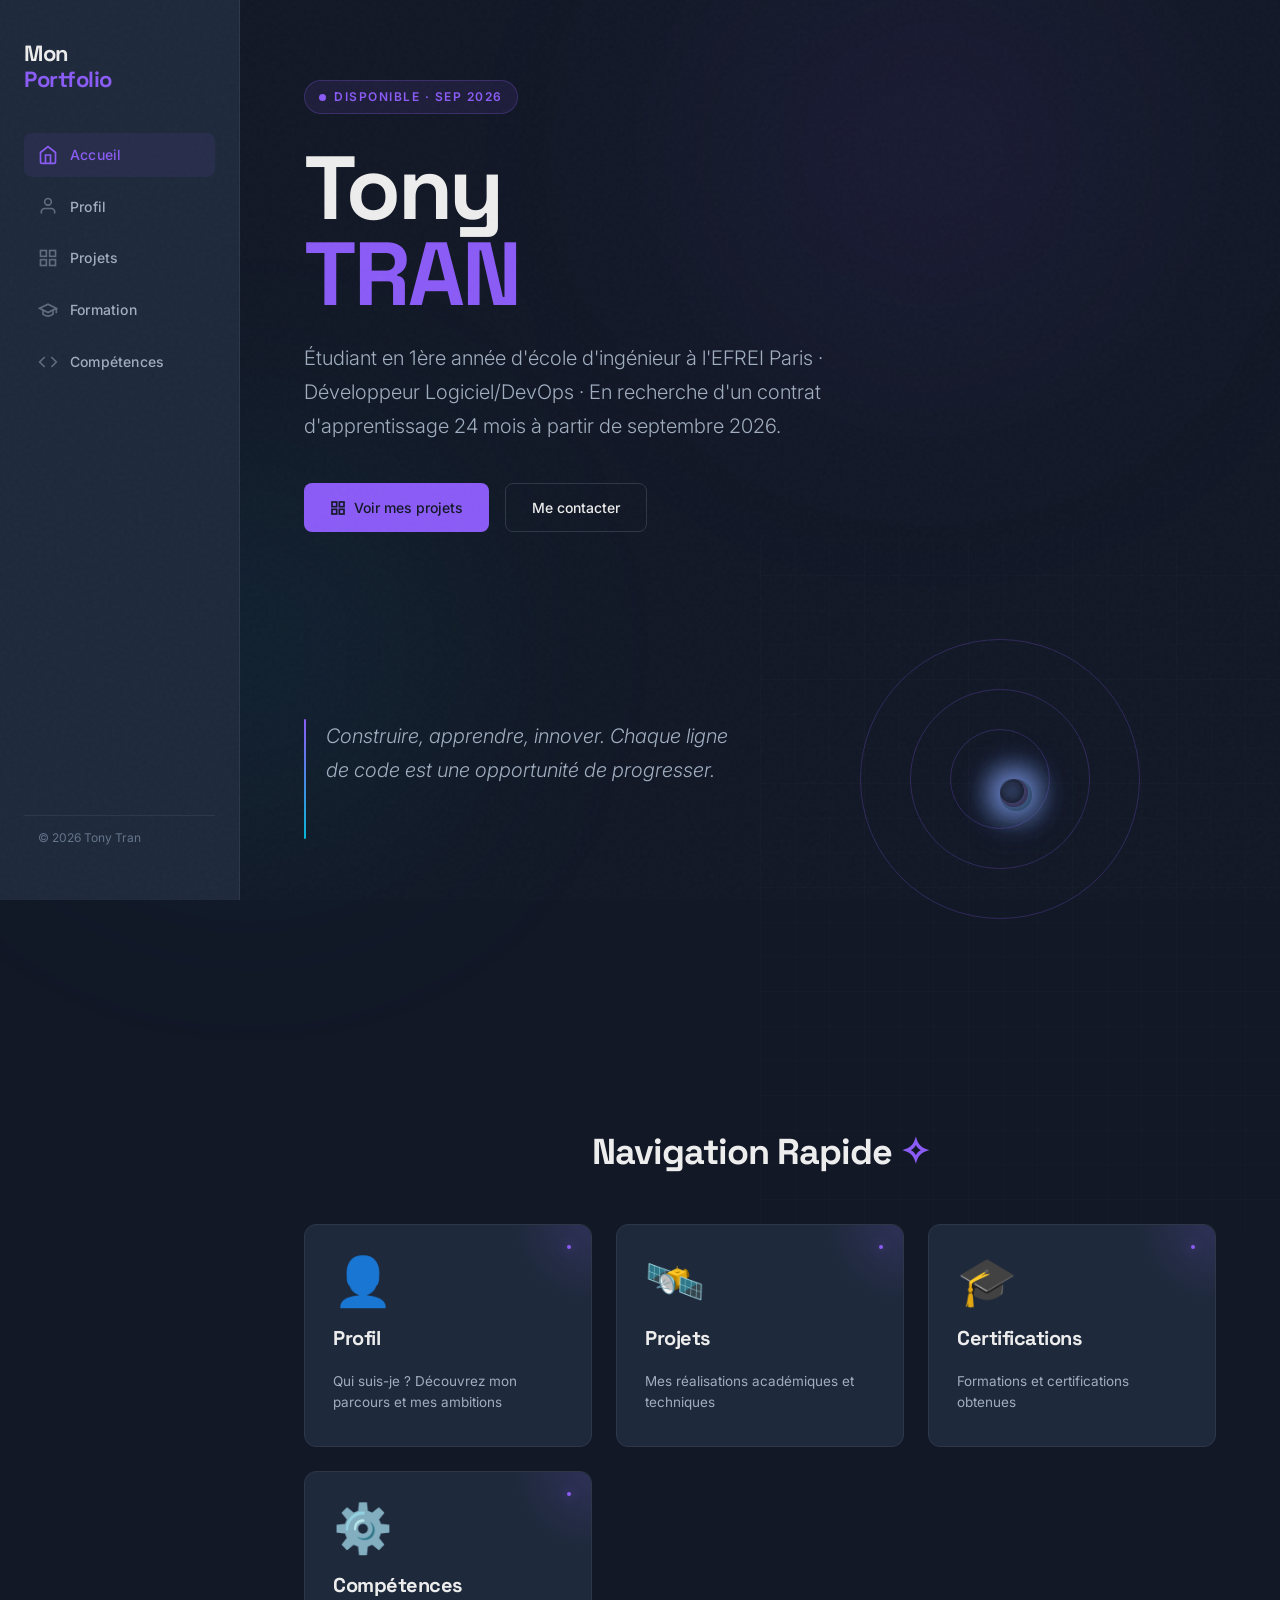
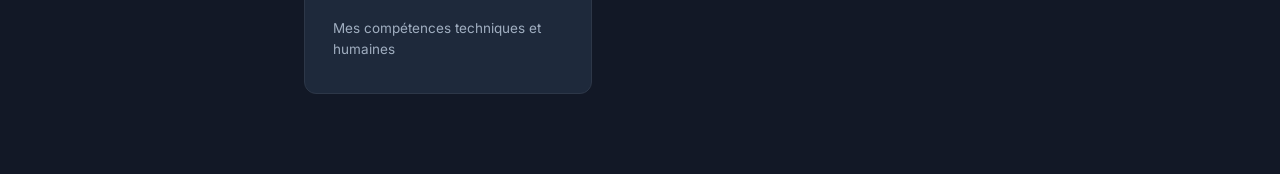
<file: index.html>
<!DOCTYPE html>
<html lang="fr">
<head>
  <meta charset="UTF-8" />
  <meta name="viewport" content="width=device-width, initial-scale=1.0"/>
  <title>Tony Tran — Accueil</title>
  <link rel="stylesheet" href="css/style.css" />
  <link rel="stylesheet" href="css/pages.css" />
</head>
<body>

  <!-- Ambient glow -->
  <div class="glow-orb a"></div>
  <div class="glow-orb b"></div>

  <!-- Hamburger mobile -->
  <button class="hamburger" id="hamburger" aria-label="Menu">
    <span></span><span></span><span></span>
  </button>

  <!-- ── SIDEBAR NAV ── -->
  <nav id="nav">
    <a href="index.html" class="nav-logo">Mon<br><span>Portfolio</span></a>

    <a href="index.html" class="nav-link">
      <svg class="icon" viewBox="0 0 24 24" fill="none" stroke="currentColor" stroke-width="2">
        <path d="M3 9l9-7 9 7v11a2 2 0 01-2 2H5a2 2 0 01-2-2z"/>
        <polyline points="9 22 9 12 15 12 15 22"/>
      </svg>
      Accueil
    </a>
    <a href="profil.html" class="nav-link">
      <svg class="icon" viewBox="0 0 24 24" fill="none" stroke="currentColor" stroke-width="2">
        <path d="M20 21v-2a4 4 0 00-4-4H8a4 4 0 00-4 4v2"/>
        <circle cx="12" cy="7" r="4"/>
      </svg>
      Profil
    </a>
    <a href="projets.html" class="nav-link">
      <svg class="icon" viewBox="0 0 24 24" fill="none" stroke="currentColor" stroke-width="2">
        <rect x="3" y="3" width="7" height="7"/><rect x="14" y="3" width="7" height="7"/>
        <rect x="14" y="14" width="7" height="7"/><rect x="3" y="14" width="7" height="7"/>
      </svg>
      Projets
    </a>
    <a href="formation.html" class="nav-link">
      <svg class="icon" viewBox="0 0 24 24" fill="none" stroke="currentColor" stroke-width="2">
        <path d="M22 10v6M2 10l10-5 10 5-10 5z"/>
        <path d="M6 12v5c3 3 9 3 12 0v-5"/>
      </svg>
      Formation
    </a>
    <a href="competences.html" class="nav-link">
      <svg class="icon" viewBox="0 0 24 24" fill="none" stroke="currentColor" stroke-width="2">
        <polyline points="16 18 22 12 16 6"/><polyline points="8 6 2 12 8 18"/>
      </svg>
      Compétences
    </a>

    <div class="nav-footer">© 2026 Tony Tran</div>
  </nav>

  <!-- ── CONTENU ── -->
  <main>
    <div class="home-page">

      <!-- grille de fond -->
      <svg class="home-bg-lines" viewBox="0 0 600 800" xmlns="http://www.w3.org/2000/svg">
        <defs>
          <pattern id="grid" width="40" height="40" patternUnits="userSpaceOnUse">
            <path d="M 40 0 L 0 0 0 40" fill="none" stroke="white" stroke-width="1"/>
          </pattern>
        </defs>
        <rect width="100%" height="100%" fill="url(#grid)"/>
      </svg>

      <div class="home-badge">Disponible · Sep 2026</div>

      <h1 class="home-name">
        Tony<br><span class="accent">TRAN</span>
      </h1>

      <p class="home-tagline">
        Étudiant en 1ère année d'école d'ingénieur à l'EFREI Paris · Développeur Logiciel/DevOps · En recherche d'un contrat d'apprentissage 24 mois à partir de septembre 2026.
      </p>

      <div class="home-actions">
        <a href="projets.html" class="btn btn-primary">
          <svg width="16" height="16" viewBox="0 0 24 24" fill="none" stroke="currentColor" stroke-width="2.5">
            <rect x="3" y="3" width="7" height="7"/><rect x="14" y="3" width="7" height="7"/>
            <rect x="14" y="14" width="7" height="7"/><rect x="3" y="14" width="7" height="7"/>
          </svg>
          Voir mes projets
        </a>
        <a href="profil.html" class="btn btn-outline">Me contacter</a>
      </div>

      <!-- Quote Section -->
      <div class="home-quote-section">
        <div class="home-quote">
          <div class="quote-bar"></div>
          <blockquote>
            Construire, apprendre, innover. Chaque ligne de code est une opportunité de progresser.
          </blockquote>
        </div>
        
        <div class="home-orbit-area">
          <div class="orbit-container">
            <div class="orbit orbit-1"></div>
            <div class="orbit orbit-2"></div>
            <div class="orbit orbit-3"></div>
            <div class="orbit-dot dot-1"></div>
            <div class="orbit-dot dot-2"></div>
            <div class="orbit-dot dot-3"></div>
          </div>
        </div>
      </div>

      <!-- Navigation Rapide Section -->
      <div class="quick-nav-section">
        <h2 class="quick-nav-title">Navigation Rapide <span class="accent-dot">✧</span></h2>
        <div class="quick-nav-grid">
          <a href="profil.html" class="quick-nav-card">
            <div class="nav-card-icon">👤</div>
            <div class="nav-card-title">Profil</div>
            <div class="nav-card-desc">Qui suis-je ? Découvrez mon parcours et mes ambitions</div>
            <div class="nav-card-decoration"></div>
          </a>

          <a href="projets.html" class="quick-nav-card">
            <div class="nav-card-icon">🛰️</div>
            <div class="nav-card-title">Projets</div>
            <div class="nav-card-desc">Mes réalisations académiques et techniques</div>
            <div class="nav-card-decoration"></div>
          </a>

          <a href="formation.html" class="quick-nav-card">
            <div class="nav-card-icon">🎓</div>
            <div class="nav-card-title">Certifications</div>
            <div class="nav-card-desc">Formations et certifications obtenues</div>
            <div class="nav-card-decoration"></div>
          </a>

          <a href="competences.html" class="quick-nav-card">
            <div class="nav-card-icon">⚙️</div>
            <div class="nav-card-title">Compétences</div>
            <div class="nav-card-desc">Mes compétences techniques et humaines</div>
            <div class="nav-card-decoration"></div>
          </a>
        </div>
      </div>

    </div>
  </main>

  <script src="js/nav.js"></script>
</body>
</html>
</file>
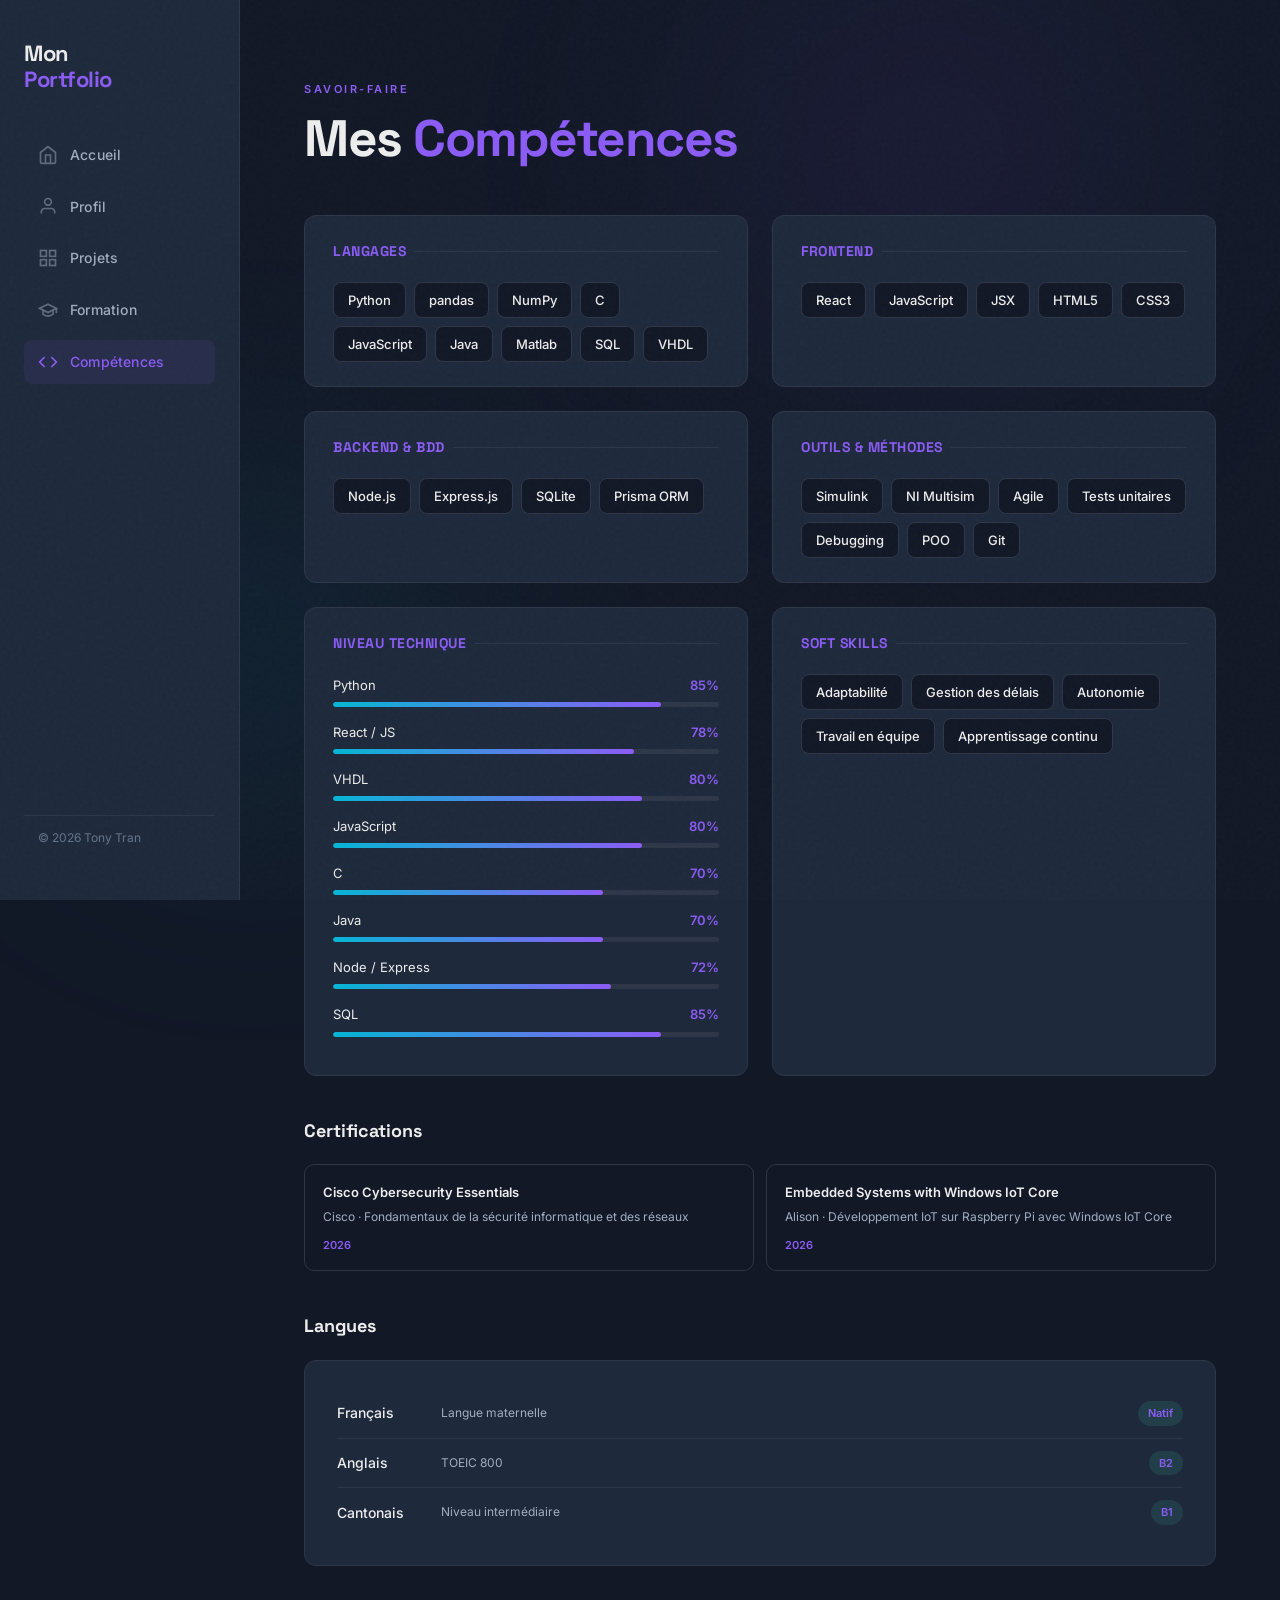
<file: competences.html>
<!DOCTYPE html>
<html lang="fr">
<head>
  <meta charset="UTF-8" />
  <meta name="viewport" content="width=device-width, initial-scale=1.0"/>
  <title>Tony Tran — Compétences</title>
  <link rel="stylesheet" href="css/style.css" />
  <link rel="stylesheet" href="css/pages.css" />
</head>
<body>

  <div class="glow-orb a"></div>
  <div class="glow-orb b"></div>

  <button class="hamburger" id="hamburger" aria-label="Menu">
    <span></span><span></span><span></span>
  </button>

  <!-- ── SIDEBAR NAV ── -->
  <nav id="nav">
    <a href="index.html" class="nav-logo">Mon<br><span>Portfolio</span></a>

    <a href="index.html" class="nav-link">
      <svg class="icon" viewBox="0 0 24 24" fill="none" stroke="currentColor" stroke-width="2">
        <path d="M3 9l9-7 9 7v11a2 2 0 01-2 2H5a2 2 0 01-2-2z"/>
        <polyline points="9 22 9 12 15 12 15 22"/>
      </svg>
      Accueil
    </a>
    <a href="profil.html" class="nav-link">
      <svg class="icon" viewBox="0 0 24 24" fill="none" stroke="currentColor" stroke-width="2">
        <path d="M20 21v-2a4 4 0 00-4-4H8a4 4 0 00-4 4v2"/>
        <circle cx="12" cy="7" r="4"/>
      </svg>
      Profil
    </a>
    <a href="projets.html" class="nav-link">
      <svg class="icon" viewBox="0 0 24 24" fill="none" stroke="currentColor" stroke-width="2">
        <rect x="3" y="3" width="7" height="7"/><rect x="14" y="3" width="7" height="7"/>
        <rect x="14" y="14" width="7" height="7"/><rect x="3" y="14" width="7" height="7"/>
      </svg>
      Projets
    </a>
    <a href="formation.html" class="nav-link">
      <svg class="icon" viewBox="0 0 24 24" fill="none" stroke="currentColor" stroke-width="2">
        <path d="M22 10v6M2 10l10-5 10 5-10 5z"/>
        <path d="M6 12v5c3 3 9 3 12 0v-5"/>
      </svg>
      Formation
    </a>
    <a href="competences.html" class="nav-link">
      <svg class="icon" viewBox="0 0 24 24" fill="none" stroke="currentColor" stroke-width="2">
        <polyline points="16 18 22 12 16 6"/><polyline points="8 6 2 12 8 18"/>
      </svg>
      Compétences
    </a>

    <div class="nav-footer">© 2026 Tony Tran</div>
  </nav>

  <!-- ── CONTENU ── -->
  <main>
    <div class="page">

      <p class="section-eyebrow">Savoir-faire</p>
      <h1 class="section-title">Mes <em>Compétences</em></h1>

      <div class="skills-layout">

        <!-- Langages -->
        <div class="skill-group">
          <div class="skill-group-title">Langages</div>
          <div class="skill-pills">
            <span class="skill-pill">Python</span>
            <span class="skill-pill">pandas</span>
            <span class="skill-pill">NumPy</span>
            <span class="skill-pill">C</span>
            <span class="skill-pill">JavaScript</span>
            <span class="skill-pill">Java</span>
            <span class="skill-pill">Matlab</span>
            <span class="skill-pill">SQL</span>
            <span class="skill-pill">VHDL</span>
          </div>
        </div>

        <!-- Frontend -->
        <div class="skill-group">
          <div class="skill-group-title">Frontend</div>
          <div class="skill-pills">
            <span class="skill-pill">React</span>
            <span class="skill-pill">JavaScript</span>
            <span class="skill-pill">JSX</span>
            <span class="skill-pill">HTML5</span>
            <span class="skill-pill">CSS3</span>
          </div>
        </div>

        <!-- Backend & BDD -->
        <div class="skill-group">
          <div class="skill-group-title">Backend &amp; BDD</div>
          <div class="skill-pills">
            <span class="skill-pill">Node.js</span>
            <span class="skill-pill">Express.js</span>
            <span class="skill-pill">SQLite</span>
            <span class="skill-pill">Prisma ORM</span>
          </div>
        </div>

        <!-- Outils & Méthodes -->
        <div class="skill-group">
          <div class="skill-group-title">Outils &amp; Méthodes</div>
          <div class="skill-pills">
            <span class="skill-pill">Simulink</span>
            <span class="skill-pill">NI Multisim</span>
            <span class="skill-pill">Agile</span>
            <span class="skill-pill">Tests unitaires</span>
            <span class="skill-pill">Debugging</span>
            <span class="skill-pill">POO</span>
            <span class="skill-pill">Git</span>
          </div>
        </div>

        <!-- Niveaux -->
        <div class="skill-group">
          <div class="skill-group-title">Niveau technique</div>

          <div class="skill-bar-item">
            <div class="skill-bar-header">
              <span>Python</span><span class="skill-bar-pct">85%</span>
            </div>
            <div class="skill-bar-track">
              <div class="skill-bar-fill" style="width: 85%"></div>
            </div>
          </div>

          <div class="skill-bar-item">
            <div class="skill-bar-header">
              <span>React / JS</span><span class="skill-bar-pct">78%</span>
            </div>
            <div class="skill-bar-track">
              <div class="skill-bar-fill" style="width: 78%"></div>
            </div>
          </div>

          <div class="skill-bar-item">
            <div class="skill-bar-header">
              <span>VHDL</span><span class="skill-bar-pct">80%</span>
            </div>
            <div class="skill-bar-track">
              <div class="skill-bar-fill" style="width: 80%"></div>
            </div>
          </div>

          <div class="skill-bar-item">
            <div class="skill-bar-header">
              <span>JavaScript</span><span class="skill-bar-pct">80%</span>
            </div>
            <div class="skill-bar-track">
              <div class="skill-bar-fill" style="width: 80%"></div>
            </div>
          </div>

          <div class="skill-bar-item">
            <div class="skill-bar-header">
              <span>C</span><span class="skill-bar-pct">70%</span>
            </div>
            <div class="skill-bar-track">
              <div class="skill-bar-fill" style="width: 70%"></div>
            </div>
          </div>

                    <div class="skill-bar-item">
            <div class="skill-bar-header">
              <span>Java </span><span class="skill-bar-pct">70%</span>
            </div>
            <div class="skill-bar-track">
              <div class="skill-bar-fill" style="width: 70%"></div>
            </div>
          </div>

          <div class="skill-bar-item">
            <div class="skill-bar-header">
              <span>Node / Express</span><span class="skill-bar-pct">72%</span>
            </div>
            <div class="skill-bar-track">
              <div class="skill-bar-fill" style="width: 72%"></div>
            </div>
          </div>

          <div class="skill-bar-item">
            <div class="skill-bar-header">
              <span>SQL</span><span class="skill-bar-pct">85%</span>
            </div>
            <div class="skill-bar-track">
              <div class="skill-bar-fill" style="width: 85%"></div>
            </div>
          </div>
        </div>

        <!-- Soft Skills -->
        <div class="skill-group">
          <div class="skill-group-title">Soft Skills</div>
          <div class="skill-pills">
            <span class="skill-pill">Adaptabilité</span>
            <span class="skill-pill">Gestion des délais</span>
            <span class="skill-pill">Autonomie</span>
            <span class="skill-pill">Travail en équipe</span>
            <span class="skill-pill">Apprentissage continu</span>
          </div>
        </div>

      </div>

      <!-- Certifications -->
      <h2 class="subsection-title">Certifications</h2>
      <div class="cert-grid">
        <div class="cert-card">
          <div class="cert-name">Cisco Cybersecurity Essentials</div>
          <div class="cert-issuer">Cisco · Fondamentaux de la sécurité informatique et des réseaux</div>
          <div class="cert-year">2026</div>
        </div>
        <div class="cert-card">
          <div class="cert-name">Embedded Systems with Windows IoT Core</div>
          <div class="cert-issuer">Alison · Développement IoT sur Raspberry Pi avec Windows IoT Core</div>
          <div class="cert-year">2026</div>
        </div>
      </div>

      <!-- Langues -->
      <h2 class="subsection-title">Langues</h2>
      <div class="card">
        <div class="lang-row">
          <span class="lang-name">Français</span>
          <span class="lang-level">Langue maternelle</span>
          <span class="lang-badge">Natif</span>
        </div>
        <div class="lang-row">
          <span class="lang-name">Anglais</span>
          <span class="lang-level">TOEIC 800</span>
          <span class="lang-badge">B2</span>
        </div>
        <div class="lang-row">
          <span class="lang-name">Cantonais</span>
          <span class="lang-level">Niveau intermédiaire</span>
          <span class="lang-badge">B1</span>
        </div>
      </div>

    </div>
  </main>

  <script src="js/nav.js"></script>
</body>
</html>
</file>
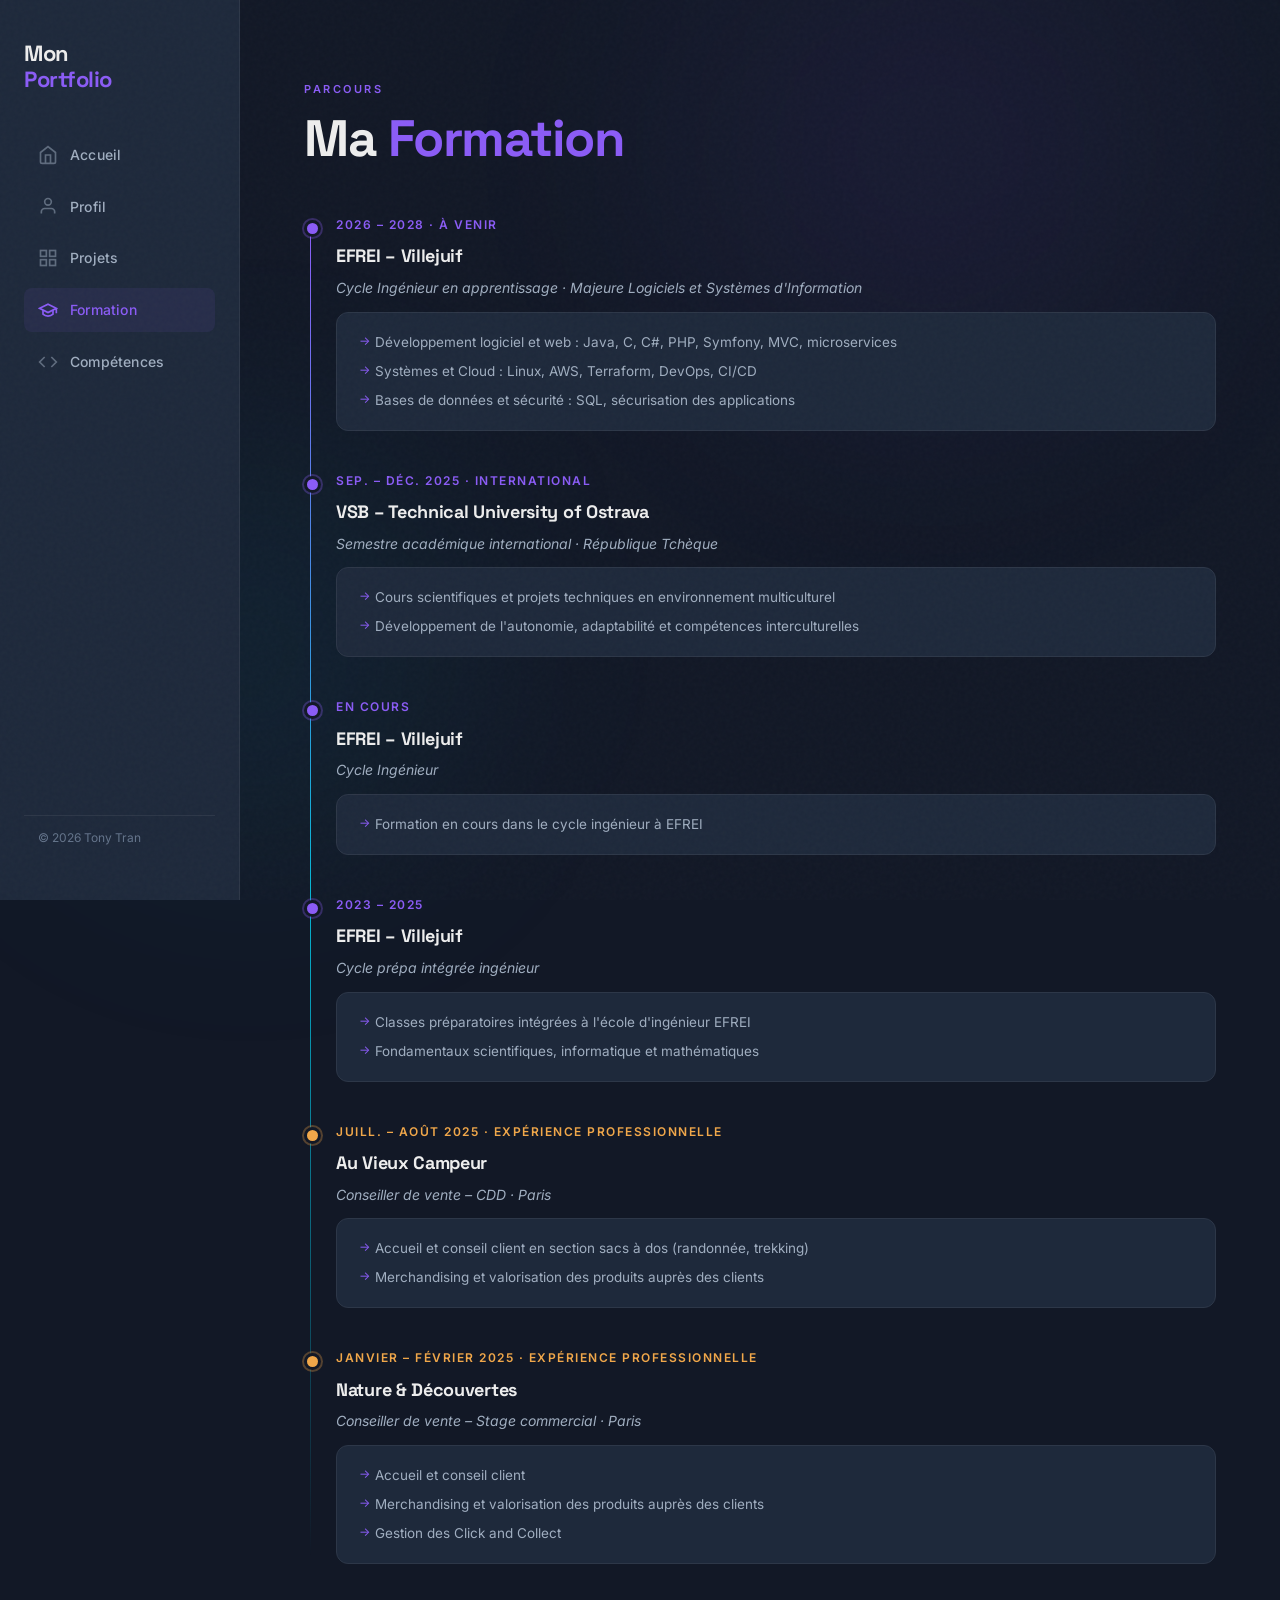
<file: formation.html>
<!DOCTYPE html>
<html lang="fr">
<head>
  <meta charset="UTF-8" />
  <meta name="viewport" content="width=device-width, initial-scale=1.0"/>
  <title>Tony Tran — Formation</title>
  <link rel="stylesheet" href="css/style.css" />
  <link rel="stylesheet" href="css/pages.css" />
</head>
<body>

  <div class="glow-orb a"></div>
  <div class="glow-orb b"></div>

  <button class="hamburger" id="hamburger" aria-label="Menu">
    <span></span><span></span><span></span>
  </button>

  <!-- ── SIDEBAR NAV ── -->
  <nav id="nav">
    <a href="index.html" class="nav-logo">Mon<br><span>Portfolio</span></a>

    <a href="index.html" class="nav-link">
      <svg class="icon" viewBox="0 0 24 24" fill="none" stroke="currentColor" stroke-width="2">
        <path d="M3 9l9-7 9 7v11a2 2 0 01-2 2H5a2 2 0 01-2-2z"/>
        <polyline points="9 22 9 12 15 12 15 22"/>
      </svg>
      Accueil
    </a>
    <a href="profil.html" class="nav-link">
      <svg class="icon" viewBox="0 0 24 24" fill="none" stroke="currentColor" stroke-width="2">
        <path d="M20 21v-2a4 4 0 00-4-4H8a4 4 0 00-4 4v2"/>
        <circle cx="12" cy="7" r="4"/>
      </svg>
      Profil
    </a>
    <a href="projets.html" class="nav-link">
      <svg class="icon" viewBox="0 0 24 24" fill="none" stroke="currentColor" stroke-width="2">
        <rect x="3" y="3" width="7" height="7"/><rect x="14" y="3" width="7" height="7"/>
        <rect x="14" y="14" width="7" height="7"/><rect x="3" y="14" width="7" height="7"/>
      </svg>
      Projets
    </a>
    <a href="formation.html" class="nav-link">
      <svg class="icon" viewBox="0 0 24 24" fill="none" stroke="currentColor" stroke-width="2">
        <path d="M22 10v6M2 10l10-5 10 5-10 5z"/>
        <path d="M6 12v5c3 3 9 3 12 0v-5"/>
      </svg>
      Formation
    </a>
    <a href="competences.html" class="nav-link">
      <svg class="icon" viewBox="0 0 24 24" fill="none" stroke="currentColor" stroke-width="2">
        <polyline points="16 18 22 12 16 6"/><polyline points="8 6 2 12 8 18"/>
      </svg>
      Compétences
    </a>

    <div class="nav-footer">© 2026 Tony Tran</div>
  </nav>

  <!-- ── CONTENU ── -->
  <main>
    <div class="page">

      <p class="section-eyebrow">Parcours</p>
      <h1 class="section-title">Ma <em>Formation</em></h1>

      <div class="timeline">

        <!-- EFREI 2026-2028 -->
        <div class="timeline-item">
          <div class="timeline-date">2026 – 2028 · À venir</div>
          <div class="timeline-school">EFREI – Villejuif</div>
          <div class="timeline-degree">Cycle Ingénieur en apprentissage · Majeure Logiciels et Systèmes d'Information</div>
          <div class="timeline-body">
            <ul>
              <li>Développement logiciel et web : Java, C, C#, PHP, Symfony, MVC, microservices</li>
              <li>Systèmes et Cloud : Linux, AWS, Terraform, DevOps, CI/CD</li>
              <li>Bases de données et sécurité : SQL, sécurisation des applications</li>
            </ul>
          </div>
        </div>

        <!-- VSB Ostrava -->
        <div class="timeline-item">
          <div class="timeline-date">Sep. – Déc. 2025 · International</div>
          <div class="timeline-school">VSB – Technical University of Ostrava</div>
          <div class="timeline-degree">Semestre académique international · République Tchèque</div>
          <div class="timeline-body">
            <ul>
              <li>Cours scientifiques et projets techniques en environnement multiculturel</li>
              <li>Développement de l'autonomie, adaptabilité et compétences interculturelles</li>
            </ul>
          </div>
        </div>

        <!-- EFREI cycle ingénieur -->
        <div class="timeline-item">
          <div class="timeline-date">En cours</div>
          <div class="timeline-school">EFREI – Villejuif</div>
          <div class="timeline-degree">Cycle Ingénieur</div>
          <div class="timeline-body">
            <ul>
              <li>Formation en cours dans le cycle ingénieur à EFREI</li>
            </ul>
          </div>
        </div>

        <!-- EFREI prépa -->
        <div class="timeline-item">
          <div class="timeline-date">2023 – 2025</div>
          <div class="timeline-school">EFREI – Villejuif</div>
          <div class="timeline-degree">Cycle prépa intégrée ingénieur</div>
          <div class="timeline-body">
            <ul>
              <li>Classes préparatoires intégrées à l'école d'ingénieur EFREI</li>
              <li>Fondamentaux scientifiques, informatique et mathématiques</li>
            </ul>
          </div>
        </div>

        <!-- Expérience pro -->
        <div class="timeline-item xp">
          <div class="timeline-date">Juill. – Août 2025 · Expérience professionnelle</div>
          <div class="timeline-school">Au Vieux Campeur</div>
          <div class="timeline-degree">Conseiller de vente – CDD · Paris</div>
          <div class="timeline-body">
            <ul>
              <li>Accueil et conseil client en section sacs à dos (randonnée, trekking)</li>
              <li>Merchandising et valorisation des produits auprès des clients</li>
            </ul>
          </div>
        </div>

        <div class="timeline-item xp">
          <div class="timeline-date">Janvier – Février 2025 · Expérience professionnelle</div>
          <div class="timeline-school">Nature & Découvertes</div>
          <div class="timeline-degree">Conseiller de vente – Stage commercial · Paris</div>
          <div class="timeline-body">
            <ul>
              <li>Accueil et conseil client</li>
              <li>Merchandising et valorisation des produits auprès des clients</li>
              <li>Gestion des Click and Collect</li>
            </ul>
          </div>
        </div>

      </div>
    </div>
  </main>

  <script src="js/nav.js"></script>
</body>
</html>
</file>
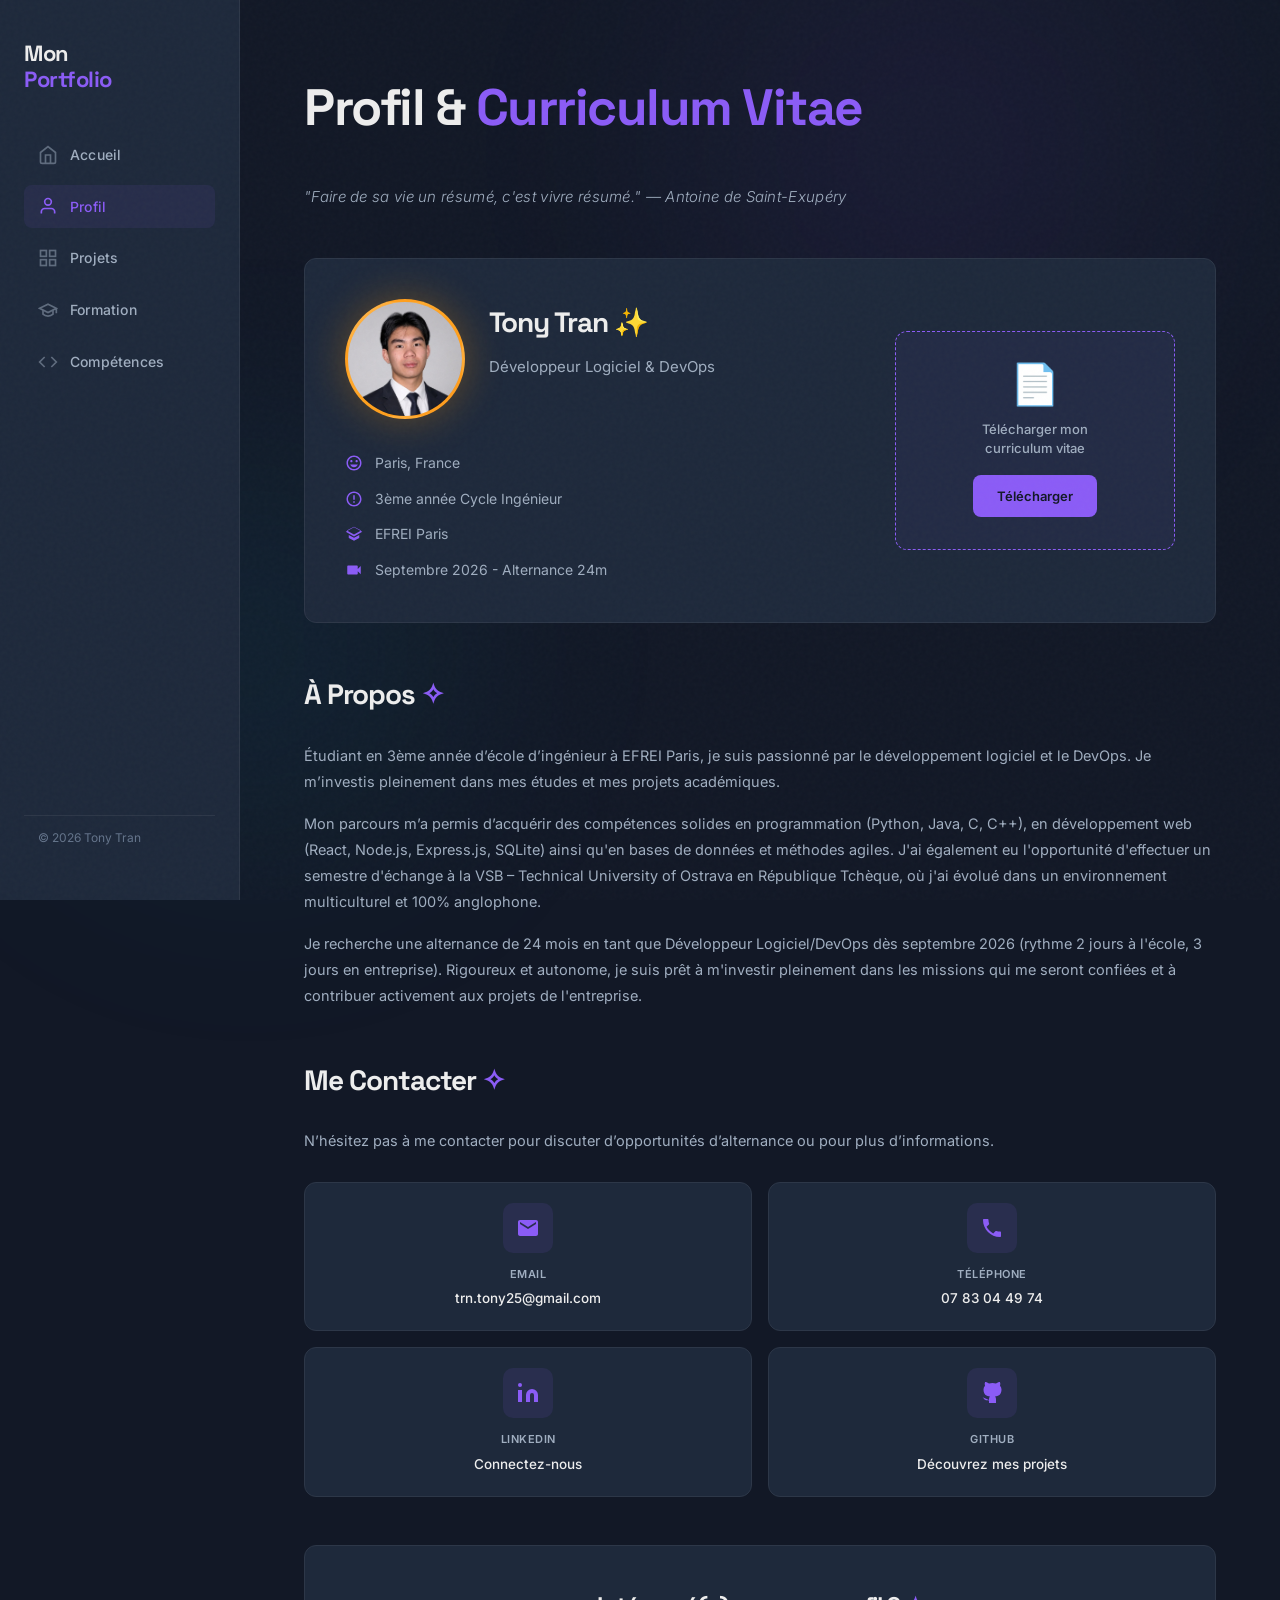
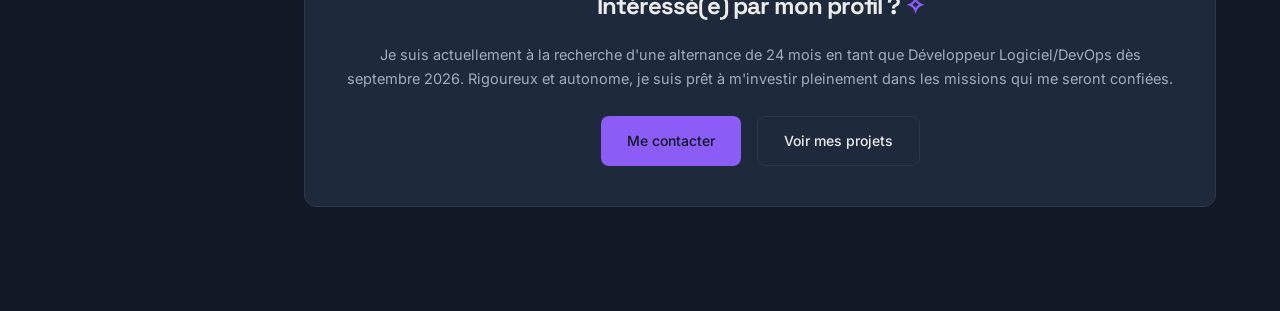
<file: profil.html>
<!DOCTYPE html>
<html lang="fr">
<head>
  <meta charset="UTF-8" />
  <meta name="viewport" content="width=device-width, initial-scale=1.0"/>
  <title>Tony Tran — Profil</title>
  <link rel="stylesheet" href="css/style.css" />
  <link rel="stylesheet" href="css/pages.css" />
</head>
<body>

  <div class="glow-orb a"></div>
  <div class="glow-orb b"></div>

  <button class="hamburger" id="hamburger" aria-label="Menu">
    <span></span><span></span><span></span>
  </button>

  <!-- ── SIDEBAR NAV ── -->
  <nav id="nav">
    <a href="index.html" class="nav-logo">Mon<br><span>Portfolio</span></a>

    <a href="index.html" class="nav-link">
      <svg class="icon" viewBox="0 0 24 24" fill="none" stroke="currentColor" stroke-width="2">
        <path d="M3 9l9-7 9 7v11a2 2 0 01-2 2H5a2 2 0 01-2-2z"/>
        <polyline points="9 22 9 12 15 12 15 22"/>
      </svg>
      Accueil
    </a>
    <a href="profil.html" class="nav-link">
      <svg class="icon" viewBox="0 0 24 24" fill="none" stroke="currentColor" stroke-width="2">
        <path d="M20 21v-2a4 4 0 00-4-4H8a4 4 0 00-4 4v2"/>
        <circle cx="12" cy="7" r="4"/>
      </svg>
      Profil
    </a>
    <a href="projets.html" class="nav-link">
      <svg class="icon" viewBox="0 0 24 24" fill="none" stroke="currentColor" stroke-width="2">
        <rect x="3" y="3" width="7" height="7"/><rect x="14" y="3" width="7" height="7"/>
        <rect x="14" y="14" width="7" height="7"/><rect x="3" y="14" width="7" height="7"/>
      </svg>
      Projets
    </a>
    <a href="formation.html" class="nav-link">
      <svg class="icon" viewBox="0 0 24 24" fill="none" stroke="currentColor" stroke-width="2">
        <path d="M22 10v6M2 10l10-5 10 5-10 5z"/>
        <path d="M6 12v5c3 3 9 3 12 0v-5"/>
      </svg>
      Formation
    </a>
    <a href="competences.html" class="nav-link">
      <svg class="icon" viewBox="0 0 24 24" fill="none" stroke="currentColor" stroke-width="2">
        <polyline points="16 18 22 12 16 6"/><polyline points="8 6 2 12 8 18"/>
      </svg>
      Compétences
    </a>

    <div class="nav-footer">© 2026 Tony Tran</div>
  </nav>

  <!-- ── CONTENU ── -->
  <main>
    <div class="page">

      <!-- Header with title & quote -->
      <div class="profile-header-section">
        <h1 class="section-title">Profil &amp; <em>Curriculum Vitae</em></h1>
        <p class="section-subtitle">"Faire de sa vie un résumé, c'est vivre résumé." — Antoine de Saint-Exupéry</p>
      </div>

      <!-- Main Profile Card -->
      <div class="profile-main-card">
        <div class="profile-main-content">
          <div class="profile-header">
            <img src="assets/images/pp.jpeg" alt="Tony Tran" class="avatar-wrap">
            <div class="profile-text">
              <div class="profile-name">Tony Tran<span class="accent-dot"> ✨</span></div>
              <div class="profile-role">Développeur Logiciel &amp; DevOps</div>
            </div>
          </div>
          <div class="profile-details">
            <div class="detail-item">
              <svg class="detail-icon" viewBox="0 0 24 24" fill="currentColor">
                <path d="M12 2C6.48 2 2 6.48 2 12s4.48 10 10 10 10-4.48 10-10S17.52 2 12 2zm0 18c-4.41 0-8-3.59-8-8s3.59-8 8-8 8 3.59 8 8-3.59 8-8 8zm3.5-9c.83 0 1.5-.67 1.5-1.5S16.33 8 15.5 8 14 8.67 14 9.5s.67 1.5 1.5 1.5zm-7 0c.83 0 1.5-.67 1.5-1.5S9.33 8 8.5 8 7 8.67 7 9.5 7.67 11 8.5 11zm3.5 6.5c2.33 0 4.31-1.46 5.11-3.5H6.89c.8 2.04 2.78 3.5 5.11 3.5z"/>
              </svg>
              <span>Paris, France</span>
            </div>
            <div class="detail-item">
              <svg class="detail-icon" viewBox="0 0 24 24" fill="currentColor">
                <path d="M12 2C6.48 2 2 6.48 2 12s4.48 10 10 10 10-4.48 10-10S17.52 2 12 2zm0 18c-4.41 0-8-3.59-8-8s3.59-8 8-8 8 3.59 8 8-3.59 8-8 8zm-1-13h2v6h-2zm0 8h2v2h-2z"/>
              </svg>
              <span>3ème année Cycle Ingénieur</span>
            </div>
            <div class="detail-item">
              <svg class="detail-icon" viewBox="0 0 24 24" fill="currentColor">
                <path d="M5 13.18v4L12 21l7-3.82v-4L12 17l-7-3.82M12 3L1 9l11 6.36L23 9M12 12.59L2.41 7.41 12 2.23l9.59 5.18z"/>
              </svg>
              <span>EFREI Paris</span>
            </div>
            <div class="detail-item">
              <svg class="detail-icon" viewBox="0 0 24 24" fill="currentColor">
                <path d="M17 10.5V7c0-.55-.45-1-1-1H4c-.55 0-1 .45-1 1v10c0 .55.45 1 1 1h12c.55 0 1-.45 1-1v-3.5l4 4v-11l-4 4z"/>
              </svg>
              <span>Septembre 2026 - Alternance 24m</span>
            </div>
          </div>
        </div>
        <div class="profile-cv-section">
          <div class="cv-icon">📄</div>
          <div class="cv-text">Télécharger mon<br>curriculum vitae</div>
          <a href="assets/CV_Tony_Tran.pdf" download class="btn-download">Télécharger</a> 
        </div>
      </div>

      <!-- À Propos Section -->
      <div class="profile-about">
        <h2 class="section-subtitle-large">À Propos <span class="accent-dot">✧</span></h2>
        <p>Étudiant en 3ème année d’école d’ingénieur à EFREI Paris, je suis passionné par le développement logiciel et le DevOps. Je m’investis pleinement dans mes études et mes projets académiques.</p>
        <p>Mon parcours m’a permis d’acquérir des compétences solides en programmation (Python, Java, C, C++), en développement web (React, Node.js, Express.js, SQLite) ainsi qu'en bases de données et méthodes agiles. J'ai également eu l'opportunité d'effectuer un semestre d'échange à la VSB – Technical University of Ostrava en République Tchèque, où j'ai évolué dans un environnement multiculturel et 100% anglophone.</p>
        <p>Je recherche une alternance de 24 mois en tant que Développeur Logiciel/DevOps dès septembre 2026 (rythme 2 jours à l'école, 3 jours en entreprise). Rigoureux et autonome, je suis prêt à m'investir pleinement dans les missions qui me seront confiées et à contribuer activement aux projets de l'entreprise.

</p>
      </div>

      <!-- Me Contacter Section -->
      <div class="profile-contact-section">
        <h2 class="section-subtitle-large">Me Contacter <span class="accent-dot">✧</span></h2>
        <p class="contact-desc">N’hésitez pas à me contacter pour discuter d’opportunités d’alternance ou pour plus d’informations.</p>

        <div class="contact-grid">
          <a class="contact-item" href="mailto:trn.tony25@gmail.com">
            <div class="contact-icon">
              <svg viewBox="0 0 24 24">
                <path d="M20 4H4c-1.1 0-2 .9-2 2v12c0 1.1.9 2 2 2h16c1.1 0 2-.9 2-2V6c0-1.1-.9-2-2-2zm0 4l-8 5-8-5V6l8 5 8-5v2z"/>
              </svg>
            </div>
            <div class="contact-info">
              <div class="contact-info-label">Email</div>
              <div class="contact-info-val">trn.tony25@gmail.com</div>
            </div>
          </a>

          <a class="contact-item" href="tel:+33600000000">
            <div class="contact-icon">
              <svg viewBox="0 0 24 24">
                <path d="M6.6 10.8c1.4 2.8 3.8 5.1 6.6 6.6l2.2-2.2c.3-.3.7-.4 1-.2 1.1.4 2.3.6 3.6.6.6 0 1 .4 1 1V20c0 .6-.4 1-1 1-9.4 0-17-7.6-17-17 0-.6.4-1 1-1h3.5c.6 0 1 .4 1 1 0 1.3.2 2.5.6 3.6.1.3 0 .7-.2 1L6.6 10.8z"/>
              </svg>
            </div>
            <div class="contact-info">
              <div class="contact-info-label">Téléphone</div>
              <div class="contact-info-val">07 83 04 49 74</div>
            </div>
          </a>

          <a class="contact-item" href="https://www.linkedin.com/" target="_blank" rel="noopener">
            <div class="contact-icon">
              <svg viewBox="0 0 24 24">
                <path d="M16 8a6 6 0 016 6v7h-4v-7a2 2 0 00-2-2 2 2 0 00-2 2v7h-4v-7a6 6 0 016-6zM2 9h4v12H2z"/><circle cx="4" cy="4" r="2"/>
              </svg>
            </div>
            <div class="contact-info">
              <div class="contact-info-label">LinkedIn</div>
              <div class="contact-info-val">Connectez-nous</div>
            </div>
          </a>

          <a class="contact-item" href="https://github.com/" target="_blank" rel="noopener">
            <div class="contact-icon">
              <svg viewBox="0 0 24 24">
                <path d="M9 19c-5 1.5-5-2.5-7-3m14 6v-3.87a3.37 3.37 0 00-.94-2.61c3.14-.35 6.44-1.54 6.44-7A5.44 5.44 0 0020 4.77 5.07 5.07 0 0019.91 1S18.73.65 16 2.48a13.38 13.38 0 00-7 0C6.27.65 5.09 1 5.09 1A5.07 5.07 0 005 4.77a5.44 5.44 0 00-1.5 3.78c0 5.42 3.3 6.61 6.44 7A3.37 3.37 0 009 18.13V22"/>
              </svg>
            </div>
            <div class="contact-info">
              <div class="contact-info-label">GitHub</div>
              <div class="contact-info-val">Découvrez mes projets</div>
            </div>
          </a>
        </div>
      </div>

      <!-- CTA Section -->
      <div class="profile-cta-section">
        <h2 class="cta-title">Intéressé(e) par mon profil ? <span class="accent-dot">✧</span></h2>
        <p>Je suis actuellement à la recherche d'une alternance de 24 mois en tant que Développeur Logiciel/DevOps dès septembre 2026. Rigoureux et autonome, je suis prêt à m'investir pleinement dans les missions qui me seront confiées.</p>
        <div class="cta-buttons">
          <a href="#" class="btn btn-primary">Me contacter</a>
          <a href="projets.html" class="btn btn-outline">Voir mes projets</a>
        </div>
      </div>

    </div>
  </main>

  <script src="js/nav.js"></script>
</body>
</html>
</file>
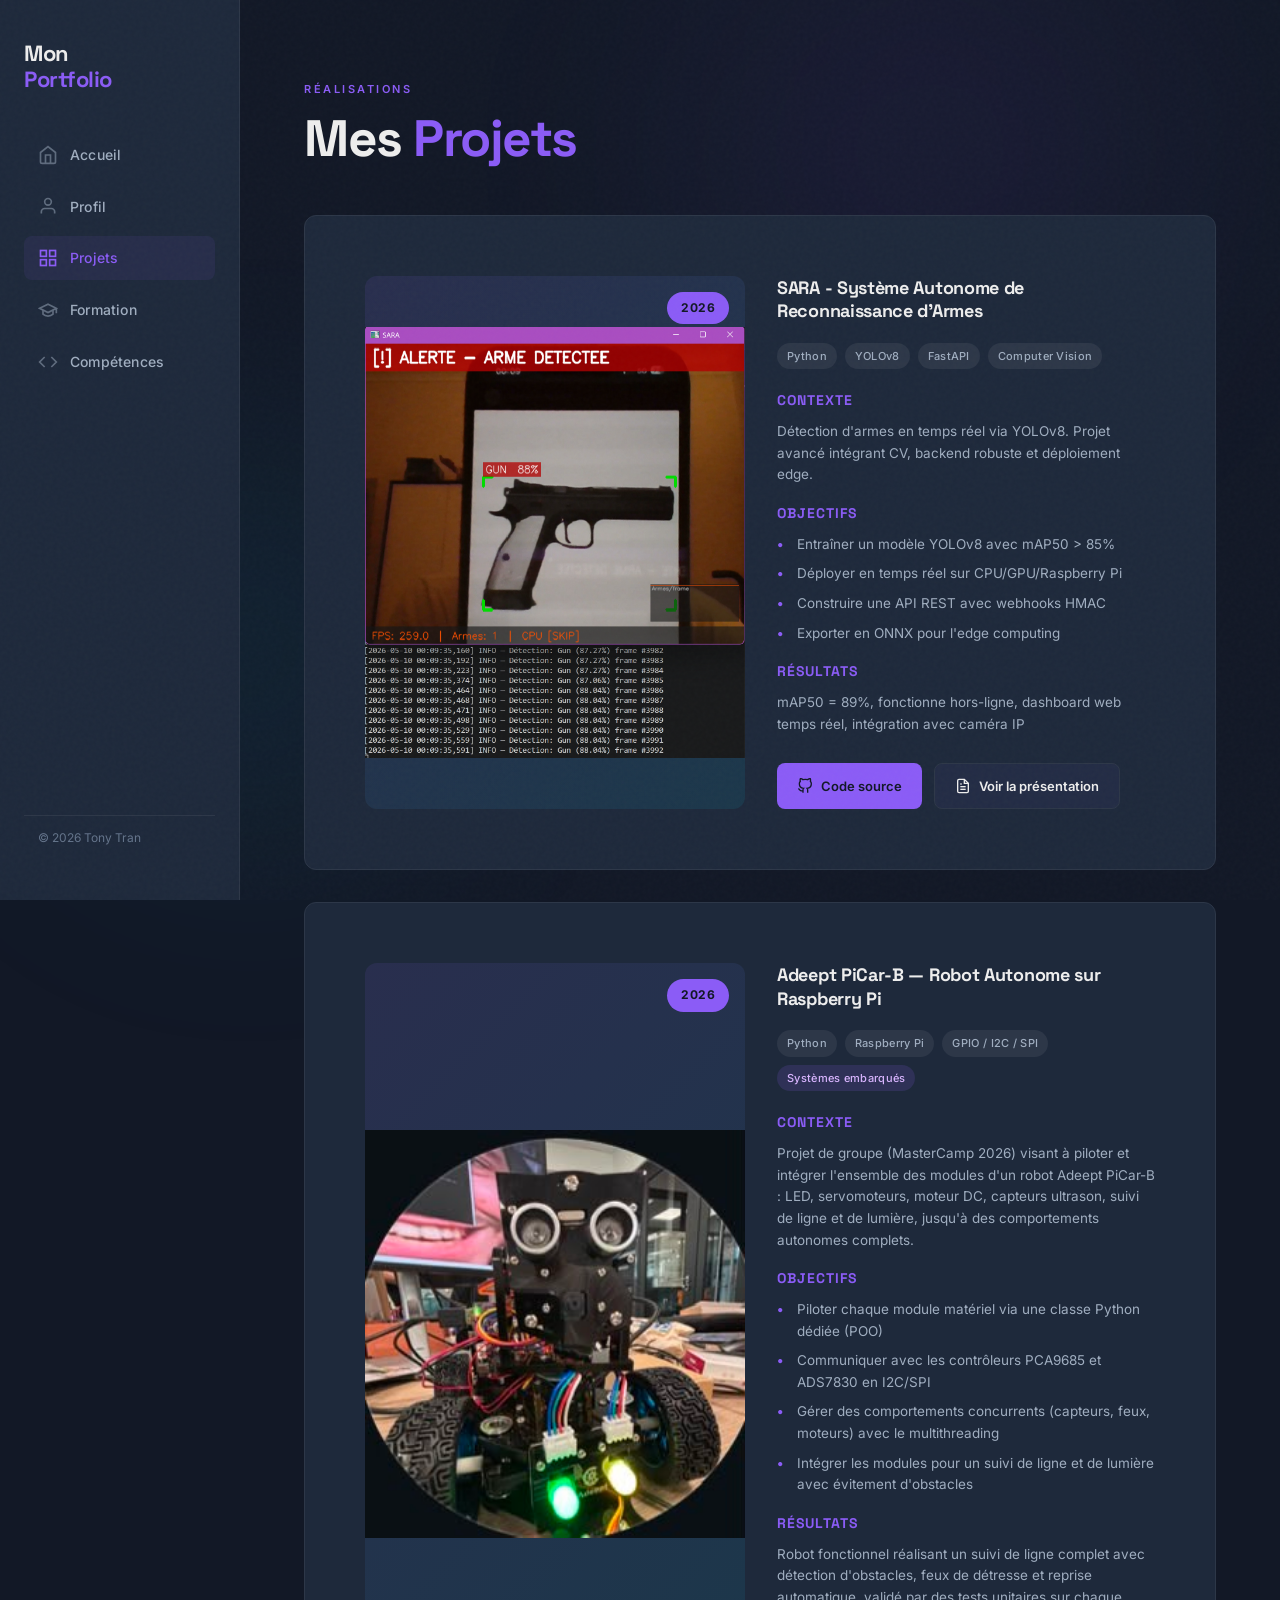
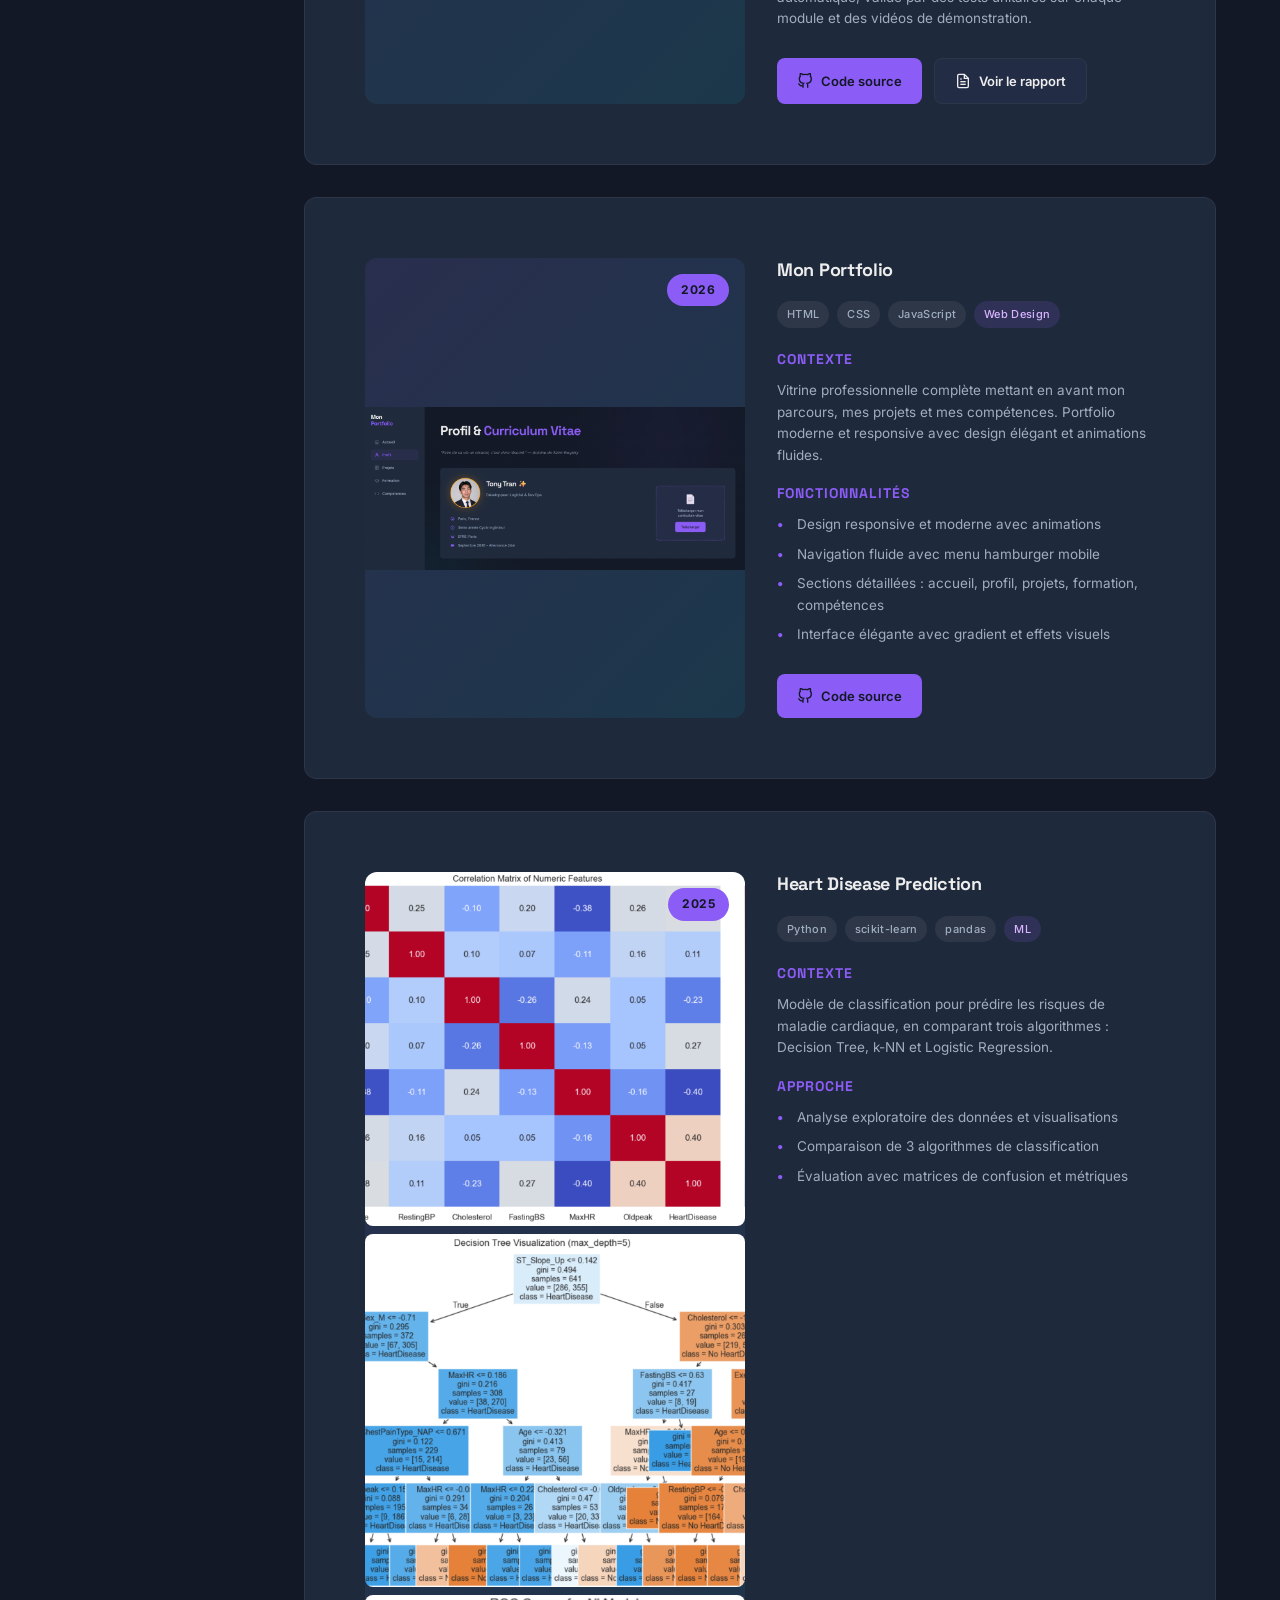
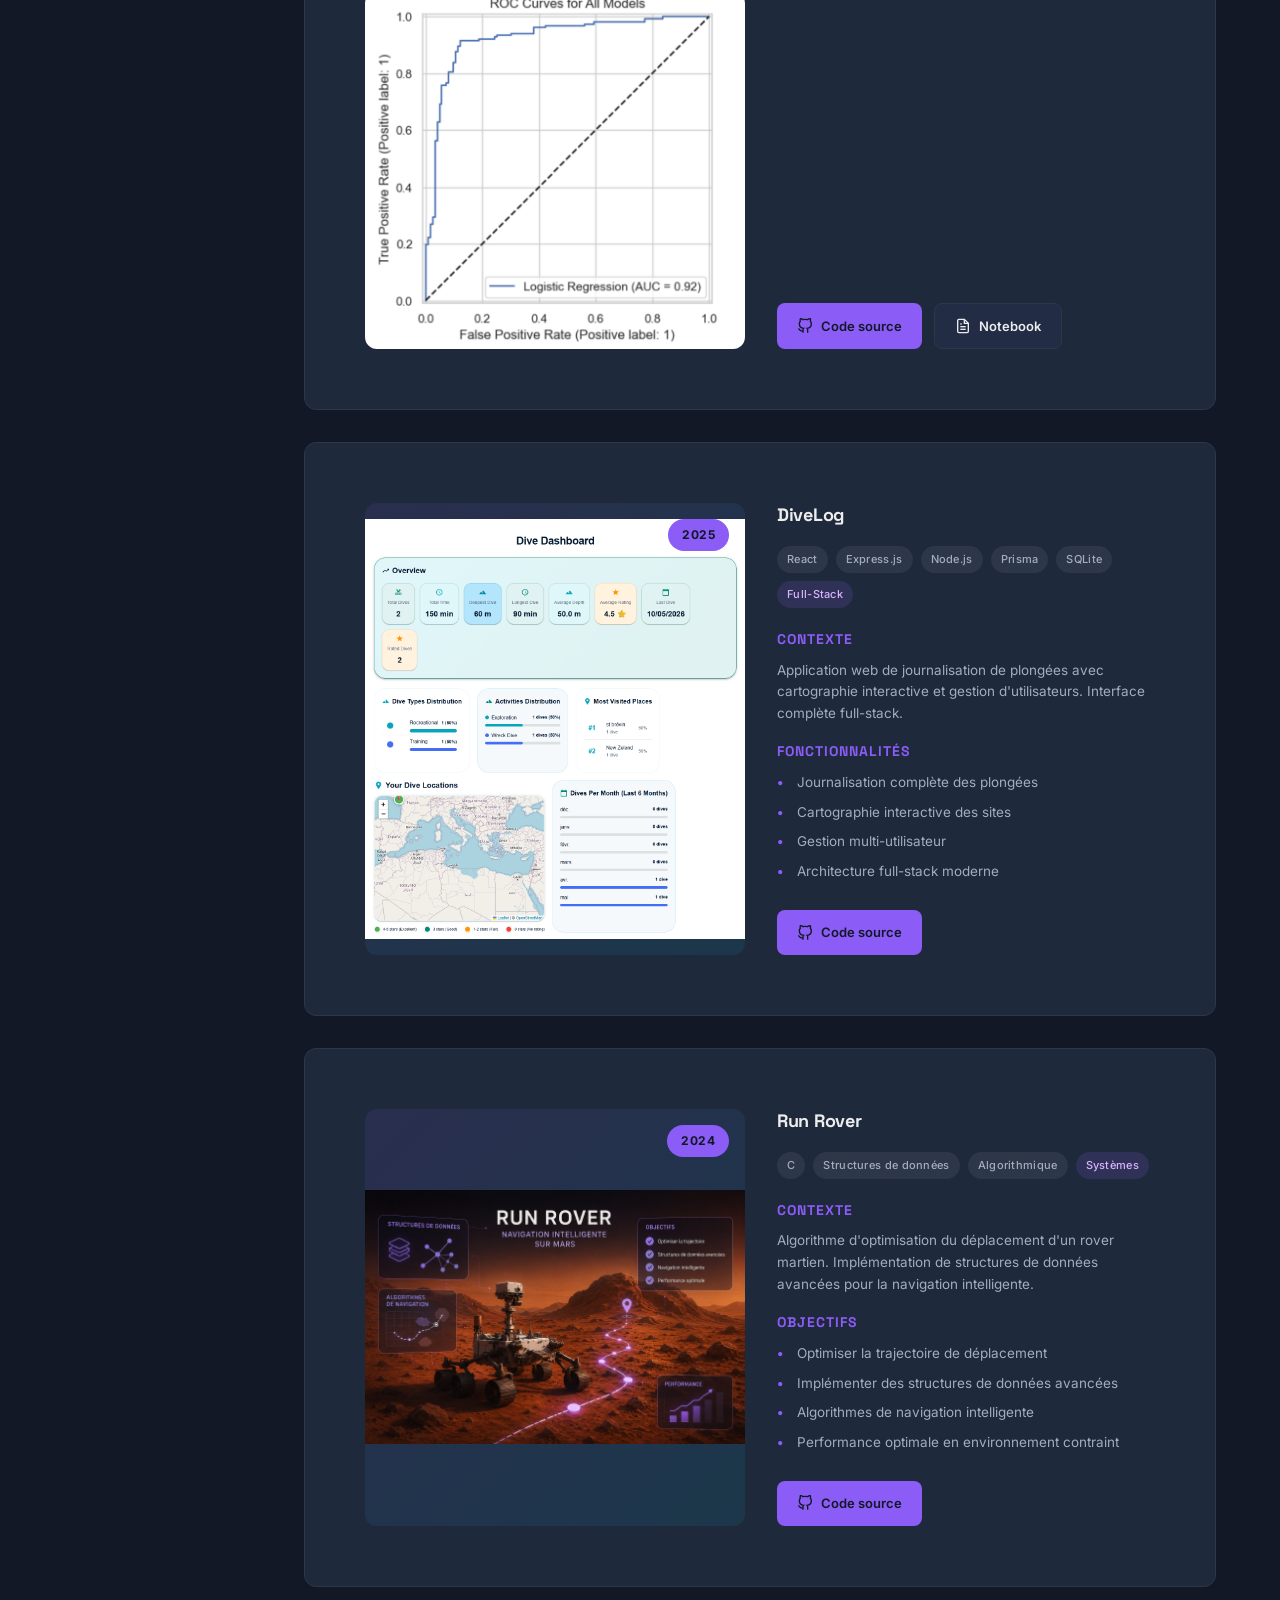
<file: projets.html>
<!DOCTYPE html>
<html lang="fr">
<head>
  <meta charset="UTF-8" />
  <meta name="viewport" content="width=device-width, initial-scale=1.0"/>
  <title>Tony Tran — Projets</title>
  <link rel="stylesheet" href="css/style.css" />
  <link rel="stylesheet" href="css/pages.css" />
</head>
<body>

  <div class="glow-orb a"></div>
  <div class="glow-orb b"></div>

  <button class="hamburger" id="hamburger" aria-label="Menu">
    <span></span><span></span><span></span>
  </button>

   <!-- ── SIDEBAR NAV ── -->
  <nav id="nav">
    <a href="index.html" class="nav-logo">Mon<br><span>Portfolio</span></a>

    <a href="index.html" class="nav-link">
      <svg class="icon" viewBox="0 0 24 24" fill="none" stroke="currentColor" stroke-width="2">
        <path d="M3 9l9-7 9 7v11a2 2 0 01-2 2H5a2 2 0 01-2-2z"/>
        <polyline points="9 22 9 12 15 12 15 22"/>
      </svg>
      Accueil
    </a>
    <a href="profil.html" class="nav-link">
      <svg class="icon" viewBox="0 0 24 24" fill="none" stroke="currentColor" stroke-width="2">
        <path d="M20 21v-2a4 4 0 00-4-4H8a4 4 0 00-4 4v2"/>
        <circle cx="12" cy="7" r="4"/>
      </svg>
      Profil
    </a>
    <a href="projets.html" class="nav-link">
      <svg class="icon" viewBox="0 0 24 24" fill="none" stroke="currentColor" stroke-width="2">
        <rect x="3" y="3" width="7" height="7"/><rect x="14" y="3" width="7" height="7"/>
        <rect x="14" y="14" width="7" height="7"/><rect x="3" y="14" width="7" height="7"/>
      </svg>
      Projets
    </a>
    <a href="formation.html" class="nav-link">
      <svg class="icon" viewBox="0 0 24 24" fill="none" stroke="currentColor" stroke-width="2">
        <path d="M22 10v6M2 10l10-5 10 5-10 5z"/>
        <path d="M6 12v5c3 3 9 3 12 0v-5"/>
      </svg>
      Formation
    </a>
    <a href="competences.html" class="nav-link">
      <svg class="icon" viewBox="0 0 24 24" fill="none" stroke="currentColor" stroke-width="2">
        <polyline points="16 18 22 12 16 6"/><polyline points="8 6 2 12 8 18"/>
      </svg>
      Compétences
    </a>

    <div class="nav-footer">© 2026 Tony Tran</div>
  </nav>

  <!-- ── CONTENU ── -->
  <main>
    <div class="page">

      <p class="section-eyebrow">Réalisations</p>
      <h1 class="section-title">Mes <em>Projets</em></h1>

      <div class="projects-grid">

        <!-- ── SARA ── -->
        <div class="project-card featured">
          <div class="project-card-wrapper">
            <!-- Image Left -->
            <div class="project-image">
              <img src="assets/images/sara.png" alt="SARA Project">
              <span class="project-year-badge">2026</span>
            </div>

            <!-- Content Right -->
            <div class="project-content">
              <h3 class="project-title">SARA - Système Autonome de Reconnaissance d'Armes</h3>
              
              <div class="project-tags-row">
                <span class="tag">Python</span>
                <span class="tag">YOLOv8</span>
                <span class="tag">FastAPI</span>
                <span class="tag">Computer Vision</span>
              </div>

              <div class="project-sections">
                <div class="project-section">
                  <h4 class="section-label">Contexte</h4>
                  <p>Détection d'armes en temps réel via YOLOv8. Projet avancé intégrant CV, backend robuste et déploiement edge.</p>
                </div>

                <div class="project-section">
                  <h4 class="section-label">Objectifs</h4>
                  <ul class="objectives-list">
                    <li>Entraîner un modèle YOLOv8 avec mAP50 > 85%</li>
                    <li>Déployer en temps réel sur CPU/GPU/Raspberry Pi</li>
                    <li>Construire une API REST avec webhooks HMAC</li>
                    <li>Exporter en ONNX pour l'edge computing</li>
                  </ul>
                </div>

                <div class="project-section">
                  <h4 class="section-label">Résultats</h4>
                  <p>mAP50 = 89%, fonctionne hors-ligne, dashboard web temps réel, intégration avec caméra IP</p>
                </div>
              </div>

              <div class="project-actions">
                <a href="https://github.com/trtony25/projet-sara-master" target="_blank" rel="noopener" class="btn-action btn-primary">
                  <svg class="icon-btn" viewBox="0 0 24 24"><path d="M9 19c-5 1.5-5-2.5-7-3m14 6v-3.87a3.37 3.37 0 00-.94-2.61c3.14-.35 6.44-1.54 6.44-7A5.44 5.44 0 0020 4.77 5.07 5.07 0 0019.91 1S18.73.65 16 2.48a13.38 13.38 0 00-7 0C6.27.65 5.09 1 5.09 1A5.07 5.07 0 005 4.77a5.44 5.44 0 00-1.5 3.78c0 5.42 3.3 6.61 6.44 7A3.37 3.37 0 009 18.13V22"/></svg>
                  Code source
                </a>
                <a href="docs/SARA_Soutenance_TI650.pdf" target="_blank" rel="noopener" class="btn-action btn-outline">
                  <svg class="icon-btn" viewBox="0 0 24 24"><path d="M14 2H6a2 2 0 00-2 2v16a2 2 0 002 2h12a2 2 0 002-2V8z"/><polyline points="14 2 14 8 20 8"/><line x1="16" y1="13" x2="8" y2="13"/><line x1="16" y1="17" x2="8" y2="17"/><polyline points="10 9 9 9 8 9"/></svg>
                  Voir la présentation
                </a>
              </div>
            </div>
          </div>
        </div>

                <!-- ── Adeept PiCar-B ── -->
        <div class="project-card featured">
          <div class="project-card-wrapper">
            <!-- Image Left -->
            <div class="project-image">
              <img src="assets/images/adeept.jpeg" alt="Adeept PiCar-B Project">
              <span class="project-year-badge">2026</span>
            </div>

            <!-- Content Right -->
            <div class="project-content">
              <h3 class="project-title">Adeept PiCar-B — Robot Autonome sur Raspberry Pi</h3>

              <div class="project-tags-row">
                <span class="tag">Python</span>
                <span class="tag">Raspberry Pi</span>
                <span class="tag">GPIO / I2C / SPI</span>
                <span class="tag accent-tag">Systèmes embarqués</span>
              </div>

              <div class="project-sections">
                <div class="project-section">
                  <h4 class="section-label">Contexte</h4>
                  <p>Projet de groupe (MasterCamp 2026) visant à piloter et intégrer l'ensemble des modules d'un robot Adeept PiCar-B : LED, servomoteurs, moteur DC, capteurs ultrason, suivi de ligne et de lumière, jusqu'à des comportements autonomes complets.</p>
                </div>

                <div class="project-section">
                  <h4 class="section-label">Objectifs</h4>
                  <ul class="objectives-list">
                    <li>Piloter chaque module matériel via une classe Python dédiée (POO)</li>
                    <li>Communiquer avec les contrôleurs PCA9685 et ADS7830 en I2C/SPI</li>
                    <li>Gérer des comportements concurrents (capteurs, feux, moteurs) avec le multithreading</li>
                    <li>Intégrer les modules pour un suivi de ligne et de lumière avec évitement d'obstacles</li>
                  </ul>
                </div>

                <div class="project-section">
                  <h4 class="section-label">Résultats</h4>
                  <p>Robot fonctionnel réalisant un suivi de ligne complet avec détection d'obstacles, feux de détresse et reprise automatique, validé par des tests unitaires sur chaque module et des vidéos de démonstration.</p>
                </div>
              </div>

              <div class="project-actions">
                <a href="https://github.com/hezaqqq/adeept_picar-b2" target="_blank" rel="noopener" class="btn-action btn-primary">
                  <svg class="icon-btn" viewBox="0 0 24 24"><path d="M9 19c-5 1.5-5-2.5-7-3m14 6v-3.87a3.37 3.37 0 00-.94-2.61c3.14-.35 6.44-1.54 6.44-7A5.44 5.44 0 0020 4.77 5.07 5.07 0 0019.91 1S18.73.65 16 2.48a13.38 13.38 0 00-7 0C6.27.65 5.09 1 5.09 1A5.07 5.07 0 005 4.77a5.44 5.44 0 00-1.5 3.78c0 5.42 3.3 6.61 6.44 7A3.37 3.37 0 009 18.13V22"/></svg>
                  Code source
                </a>
                <a href="assets/docs/adeept_picar-b2.pdf" target="_blank" rel="noopener" class="btn-action btn-outline">
                  <svg class="icon-btn" viewBox="0 0 24 24"><path d="M14 2H6a2 2 0 00-2 2v16a2 2 0 002 2h12a2 2 0 002-2V8z"/><polyline points="14 2 14 8 20 8"/><line x1="16" y1="13" x2="8" y2="13"/><line x1="16" y1="17" x2="8" y2="17"/><polyline points="10 9 9 9 8 9"/></svg>
                  Voir le rapport
                </a>
              </div>
            </div>
          </div>
        </div>

                <!-- ── Mon Portfolio ── -->
        <div class="project-card featured">
          <div class="project-card-wrapper">
            <!-- Image Left -->
            <div class="project-image">
              <img src="assets/images/portfolio.png" alt="Mon Portfolio">
              <span class="project-year-badge">2026</span>
            </div>

            <!-- Content Right -->
            <div class="project-content">
              <h3 class="project-title">Mon Portfolio</h3>
              
              <div class="project-tags-row">
                <span class="tag">HTML</span>
                <span class="tag">CSS</span>
                <span class="tag">JavaScript</span>
                <span class="tag accent-tag">Web Design</span>
              </div>

              <div class="project-sections">
                <div class="project-section">
                  <h4 class="section-label">Contexte</h4>
                  <p>Vitrine professionnelle complète mettant en avant mon parcours, mes projets et mes compétences. Portfolio moderne et responsive avec design élégant et animations fluides.</p>
                </div>

                <div class="project-section">
                  <h4 class="section-label">Fonctionnalités</h4>
                  <ul class="objectives-list">
                    <li>Design responsive et moderne avec animations</li>
                    <li>Navigation fluide avec menu hamburger mobile</li>
                    <li>Sections détaillées : accueil, profil, projets, formation, compétences</li>
                    <li>Interface élégante avec gradient et effets visuels</li>
                  </ul>
                </div>
              </div>

              <div class="project-actions">
                <a href="https://github.com/trtony25/portfolio" target="_blank" rel="noopener" class="btn-action btn-primary">
                  <svg class="icon-btn" viewBox="0 0 24 24"><path d="M9 19c-5 1.5-5-2.5-7-3m14 6v-3.87a3.37 3.37 0 00-.94-2.61c3.14-.35 6.44-1.54 6.44-7A5.44 5.44 0 0020 4.77 5.07 5.07 0 0019.91 1S18.73.65 16 2.48a13.38 13.38 0 00-7 0C6.27.65 5.09 1 5.09 1A5.07 5.07 0 005 4.77a5.44 5.44 0 00-1.5 3.78c0 5.42 3.3 6.61 6.44 7A3.37 3.37 0 009 18.13V22"/></svg>
                  Code source
                </a>
              </div>
            </div>
          </div>
        </div>

        <!-- ── Heart Disease Prediction ── -->
        <div class="project-card featured">
          <div class="project-card-wrapper">
            <!-- Images Left (3 images grid) -->
            <div class="project-image">
              <div class="project-images-grid">
                <img src="assets/images/heart-disease-1.png" alt="Corrélation des variables">
                <img src="assets/images/heart-disease-2.png" alt="Matrice de confusion">
                <img src="assets/images/heart-disease-3.png" alt="Comparaison des algorithmes">
              </div>
              <span class="project-year-badge">2025</span>
            </div>

            <!-- Content Right -->
            <div class="project-content">
              <h3 class="project-title">Heart Disease Prediction</h3>
              
              <div class="project-tags-row">
                <span class="tag">Python</span>
                <span class="tag">scikit-learn</span>
                <span class="tag">pandas</span>
                <span class="tag accent-tag">ML</span>
              </div>

              <div class="project-sections">
                <div class="project-section">
                  <h4 class="section-label">Contexte</h4>
                  <p>Modèle de classification pour prédire les risques de maladie cardiaque, en comparant trois algorithmes : Decision Tree, k-NN et Logistic Regression.</p>
                </div>

                <div class="project-section">
                  <h4 class="section-label">Approche</h4>
                  <ul class="objectives-list">
                    <li>Analyse exploratoire des données et visualisations</li>
                    <li>Comparaison de 3 algorithmes de classification</li>
                    <li>Évaluation avec matrices de confusion et métriques</li>
                  </ul>
                </div>
              </div>

              <div class="project-actions">
                <a href="https://github.com/trtony25/PRJ-VSB-ML" target="_blank" rel="noopener" class="btn-action btn-primary">
                  <svg class="icon-btn" viewBox="0 0 24 24"><path d="M9 19c-5 1.5-5-2.5-7-3m14 6v-3.87a3.37 3.37 0 00-.94-2.61c3.14-.35 6.44-1.54 6.44-7A5.44 5.44 0 0020 4.77 5.07 5.07 0 0019.91 1S18.73.65 16 2.48a13.38 13.38 0 00-7 0C6.27.65 5.09 1 5.09 1A5.07 5.07 0 005 4.77a5.44 5.44 0 00-1.5 3.78c0 5.42 3.3 6.61 6.44 7A3.37 3.37 0 009 18.13V22"/></svg>
                  Code source
                </a>
                <a href="https://github.com/trtony25/PRJ-VSB-ML/blob/main/main.ipynb" target="_blank" rel="noopener" class="btn-action btn-outline">
                  <svg class="icon-btn" viewBox="0 0 24 24"><path d="M14 2H6a2 2 0 00-2 2v16a2 2 0 002 2h12a2 2 0 002-2V8z"/><polyline points="14 2 14 8 20 8"/><line x1="16" y1="13" x2="8" y2="13"/><line x1="16" y1="17" x2="8" y2="17"/><polyline points="10 9 9 9 8 9"/></svg>
                  Notebook
                </a>
              </div>
            </div>
          </div>
        </div>

        <!-- ── DiveLog ── -->
        <div class="project-card featured">
          <div class="project-card-wrapper">
            <!-- Image Left -->
            <div class="project-image">
              <img src="assets/images/divelog.png" alt="DiveLog Project">
              <span class="project-year-badge">2025</span>
            </div>

            <!-- Content Right -->
            <div class="project-content">
              <h3 class="project-title">DiveLog</h3>
              
              <div class="project-tags-row">
                <span class="tag">React</span>
                <span class="tag">Express.js</span>
                <span class="tag">Node.js</span>
                <span class="tag">Prisma</span>
                <span class="tag">SQLite</span>
                <span class="tag accent-tag">Full-Stack</span>
              </div>

              <div class="project-sections">
                <div class="project-section">
                  <h4 class="section-label">Contexte</h4>
                  <p>Application web de journalisation de plongées avec cartographie interactive et gestion d'utilisateurs. Interface complète full-stack.</p>
                </div>

                <div class="project-section">
                  <h4 class="section-label">Fonctionnalités</h4>
                  <ul class="objectives-list">
                    <li>Journalisation complète des plongées</li>
                    <li>Cartographie interactive des sites</li>
                    <li>Gestion multi-utilisateur</li>
                    <li>Architecture full-stack moderne</li>
                  </ul>
                </div>
              </div>

              <div class="project-actions">
                <a href="https://github.com/trtony25/2025w-project-diveteam-cau0006-tra0210" target="_blank" rel="noopener" class="btn-action btn-primary">
                  <svg class="icon-btn" viewBox="0 0 24 24"><path d="M9 19c-5 1.5-5-2.5-7-3m14 6v-3.87a3.37 3.37 0 00-.94-2.61c3.14-.35 6.44-1.54 6.44-7A5.44 5.44 0 0020 4.77 5.07 5.07 0 0019.91 1S18.73.65 16 2.48a13.38 13.38 0 00-7 0C6.27.65 5.09 1 5.09 1A5.07 5.07 0 005 4.77a5.44 5.44 0 00-1.5 3.78c0 5.42 3.3 6.61 6.44 7A3.37 3.37 0 009 18.13V22"/></svg>
                  Code source
                </a>
              </div>
            </div>
          </div>
        </div>

        <!-- ── Run Rover ── -->
        <div class="project-card featured">
          <div class="project-card-wrapper">
            <!-- Image Left -->
            <div class="project-image">
              <img src="assets/images/roverrun.png" alt="Run Rover Project">
              <span class="project-year-badge">2024</span>
            </div>

            <!-- Content -->
            <div class="project-content">
              <h3 class="project-title">Run Rover</h3>
              
              <div class="project-tags-row">
                <span class="tag">C</span>
                <span class="tag">Structures de données</span>
                <span class="tag">Algorithmique</span>
                <span class="tag accent-tag">Systèmes</span>
              </div>

              <div class="project-sections">
                <div class="project-section">
                  <h4 class="section-label">Contexte</h4>
                  <p>Algorithme d'optimisation du déplacement d'un rover martien. Implémentation de structures de données avancées pour la navigation intelligente.</p>
                </div>

                <div class="project-section">
                  <h4 class="section-label">Objectifs</h4>
                  <ul class="objectives-list">
                    <li>Optimiser la trajectoire de déplacement</li>
                    <li>Implémenter des structures de données avancées</li>
                    <li>Algorithmes de navigation intelligente</li>
                    <li>Performance optimale en environnement contraint</li>
                  </ul>
                </div>
              </div>

              <div class="project-actions">
                <a href="https://github.com/orchid127/roverrun-gr-E3" target="_blank" rel="noopener" class="btn-action btn-primary">
                  <svg class="icon-btn" viewBox="0 0 24 24"><path d="M9 19c-5 1.5-5-2.5-7-3m14 6v-3.87a3.37 3.37 0 00-.94-2.61c3.14-.35 6.44-1.54 6.44-7A5.44 5.44 0 0020 4.77 5.07 5.07 0 0019.91 1S18.73.65 16 2.48a13.38 13.38 0 00-7 0C6.27.65 5.09 1 5.09 1A5.07 5.07 0 005 4.77a5.44 5.44 0 00-1.5 3.78c0 5.42 3.3 6.61 6.44 7A3.37 3.37 0 009 18.13V22"/></svg>
                  Code source
                </a>
              </div>
            </div>
          </div>
        </div>



      </div>
    </div>
  </main>

  <script src="js/nav.js"></script>
</body>
</html>
</file>
<file: css/style.css>
/* ================================================================
   TONY TRAN — PORTFOLIO
   style.css : reset, tokens, layout global, nav, composants partagés
   ================================================================ */

@import url('https://fonts.googleapis.com/css2?family=Space+Grotesk:wght@300;400;500;600;700&family=Inter:wght@300;400;500;600;700&display=swap');

/* ─── RESET ───────────────────────────────────────────────────── */
*, *::before, *::after {
  box-sizing: border-box;
  margin: 0;
  padding: 0;
}

/* ─── DESIGN TOKENS ───────────────────────────────────────────── */
:root {
  --bg:           #121826;
  --surface:      #1E293B;
  --border:       #2D3748;
  --accent:       #8B5CF6;
  --accent2:      #06B6D4;
  --muted:        #64748B;
  --text:         #EDEDED;
  --text-dim:     #A0AEC0;
  --font-display: 'Space Grotesk', sans-serif;
  --font-body:    'Inter', sans-serif;
  --nav-w:        240px;
  --radius:       12px;
  --transition:   .35s cubic-bezier(.4, 0, .2, 1);
}

html { scroll-behavior: smooth; }

body {
  background: var(--bg);
  color: var(--text);
  font-family: var(--font-body);
  font-size: 15px;
  line-height: 1.7;
  display: flex;
  min-height: 100vh;
  overflow-x: hidden;
}

/* ─── NOISE OVERLAY ───────────────────────────────────────────── */
body::before {
  content: '';
  position: fixed;
  inset: 0;
  background-image: url("data:image/svg+xml,%3Csvg viewBox='0 0 256 256' xmlns='http://www.w3.org/2000/svg'%3E%3Cfilter id='n'%3E%3CfeTurbulence type='fractalNoise' baseFrequency='0.9' numOctaves='4' stitchTiles='stitch'/%3E%3C/filter%3E%3Crect width='100%25' height='100%25' filter='url(%23n)' opacity='1'/%3E%3C/svg%3E");
  opacity: .025;
  pointer-events: none;
  z-index: 9999;
}

/* ─── AMBIENT GLOW ORBS ───────────────────────────────────────── */
.glow-orb {
  position: fixed;
  border-radius: 50%;
  filter: blur(120px);
  pointer-events: none;
  z-index: 0;
}
.glow-orb.a {
  width: 500px; height: 500px;
  background: rgba(139, 92, 246, .06);
  top: -100px; right: 100px;
}
.glow-orb.b {
  width: 400px; height: 400px;
  background: rgba(6, 182, 212, .07);
  bottom: 50px; left: 50px;
}

/* ─── SIDEBAR NAV ─────────────────────────────────────────────── */
nav {
  width: var(--nav-w);
  min-height: 100vh;
  position: fixed;
  top: 0; left: 0;
  background: var(--surface);
  border-right: 1px solid var(--border);
  display: flex;
  flex-direction: column;
  padding: 40px 24px;
  gap: 8px;
  z-index: 100;
  transition: transform var(--transition);
}

.nav-logo {
  font-family: var(--font-display);
  font-weight: 800;
  font-size: 22px;
  color: var(--text);
  letter-spacing: -.5px;
  margin-bottom: 32px;
  line-height: 1.2;
  text-decoration: none;
  display: block;
}
.nav-logo span { color: var(--accent); }

.nav-link {
  display: flex;
  align-items: center;
  gap: 12px;
  padding: 10px 14px;
  border-radius: 8px;
  color: var(--text-dim);
  text-decoration: none;
  font-size: 14px;
  font-weight: 500;
  letter-spacing: .2px;
  transition: all var(--transition);
}
.nav-link .icon {
  width: 20px; height: 20px;
  opacity: .5;
  transition: opacity var(--transition);
  flex-shrink: 0;
}
.nav-link:hover,
.nav-link.active {
  background: rgba(139, 92, 246, .08);
  color: var(--accent);
}
.nav-link:hover .icon,
.nav-link.active .icon { opacity: 1; }

.nav-footer {
  margin-top: auto;
  font-size: 12px;
  color: var(--muted);
  padding: 12px 14px;
  border-top: 1px solid var(--border);
}

/* ─── HAMBURGER (mobile) ──────────────────────────────────────── */
.hamburger {
  display: none;
  position: fixed;
  top: 18px; left: 18px;
  z-index: 200;
  background: var(--surface);
  border: 1px solid var(--border);
  border-radius: 8px;
  width: 42px; height: 42px;
  align-items: center;
  justify-content: center;
  cursor: pointer;
  flex-direction: column;
  gap: 5px;
  padding: 10px;
}
.hamburger span {
  display: block;
  width: 100%; height: 2px;
  background: var(--text);
  border-radius: 2px;
  transition: all var(--transition);
}
.hamburger.open span:nth-child(1) { transform: translateY(7px) rotate(45deg); }
.hamburger.open span:nth-child(2) { opacity: 0; }
.hamburger.open span:nth-child(3) { transform: translateY(-7px) rotate(-45deg); }

/* ─── MAIN ────────────────────────────────────────────────────── */
main {
  margin-left: var(--nav-w);
  flex: 1;
  position: relative;
  z-index: 1;
}

/* ─── PAGE WRAPPER (used in every page) ──────────────────────── */
.page {
  min-height: 100vh;
  padding: 80px 64px;
  animation: fadeUp .5s ease forwards;
}

@keyframes fadeUp {
  from { opacity: 0; transform: translateY(24px); }
  to   { opacity: 1; transform: translateY(0); }
}

/* ─── SECTION HEADINGS ────────────────────────────────────────── */
.section-eyebrow {
  font-size: 11px;
  font-weight: 600;
  letter-spacing: 2.5px;
  text-transform: uppercase;
  color: var(--accent);
  margin-bottom: 12px;
}
.section-title {
  font-family: var(--font-display);
  font-size: clamp(32px, 4vw, 52px);
  font-weight: 800;
  letter-spacing: -1.5px;
  line-height: 1.1;
  color: var(--text);
  margin-bottom: 48px;
}
.section-title em { color: var(--accent); font-style: normal; }

/* ─── CARD COMPONENT ─────────────────────────────────────────── */
.card {
  background: var(--surface);
  border: 1px solid var(--border);
  border-radius: var(--radius);
  padding: 28px 32px;
  transition: border-color var(--transition), transform var(--transition);
}
.card:hover {
  border-color: rgba(139, 92, 246, .3);
  transform: translateY(-2px);
}

/* ─── BUTTONS ─────────────────────────────────────────────────── */
.btn {
  display: inline-flex;
  align-items: center;
  gap: 8px;
  padding: 12px 26px;
  border-radius: 8px;
  font-family: var(--font-body);
  font-size: 14px;
  font-weight: 500;
  cursor: pointer;
  border: none;
  text-decoration: none;
  transition: all var(--transition);
}
.btn-primary {
  background: var(--accent);
  color: #121826;
}
.btn-primary:hover { background: #A78BFA; transform: translateY(-1px); }

.btn-outline {
  background: transparent;
  color: var(--text);
  border: 1px solid var(--border);
}
.btn-outline:hover { border-color: var(--accent); color: var(--accent); transform: translateY(-1px); }

/* ─── RESPONSIVE ──────────────────────────────────────────────── */
@media (max-width: 900px) {
  :root { --nav-w: 0px; }

  nav {
    transform: translateX(-100%);
    width: 260px;
  }
  nav.open { transform: translateX(0); }

  .hamburger { display: flex; }

  main { margin-left: 0; }

  .page { padding: 80px 24px 60px; }
}
</file>
<file: css/pages.css>
/* ================================================================
   TONY TRAN — PORTFOLIO
   pages.css : styles spécifiques à chaque page
   ================================================================ */

/* ══════════════════════════════════════════════════════════════
   INDEX / ACCUEIL
══════════════════════════════════════════════════════════════ */
.home-page {
  display: flex;
  flex-direction: column;
  justify-content: center;
  min-height: 100vh;
  padding: 80px 64px;
  position: relative;
  overflow: hidden;
}

.home-badge {
  display: inline-flex;
  align-items: center;
  gap: 8px;
  background: rgba(139, 92, 246, .1);
  border: 1px solid rgba(139, 92, 246, .25);
  color: var(--accent);
  font-size: 12px;
  font-weight: 600;
  letter-spacing: 1.5px;
  text-transform: uppercase;
  padding: 6px 14px;
  border-radius: 100px;
  margin-bottom: 32px;
  width: fit-content;
  animation: fadeUp .6s .1s ease both;
}
.home-badge::before {
  content: '';
  width: 7px; height: 7px;
  background: var(--accent);
  border-radius: 50%;
  animation: pulse 2s infinite;
}
@keyframes pulse {
  0%, 100% { opacity: 1; transform: scale(1); }
  50%       { opacity: .4; transform: scale(.8); }
}

.home-name {
  font-family: var(--font-display);
  font-size: clamp(52px, 7vw, 96px);
  font-weight: 800;
  letter-spacing: -3px;
  line-height: .95;
  color: var(--text);
  animation: fadeUp .6s .2s ease both;
}
.home-name .accent { color: var(--accent); }

.home-tagline {
  font-size: clamp(16px, 2vw, 20px);
  color: var(--text-dim);
  font-weight: 300;
  max-width: 540px;
  margin-top: 24px;
  margin-bottom: 40px;
  animation: fadeUp .6s .35s ease both;
}

.home-actions {
  display: flex;
  gap: 16px;
  flex-wrap: wrap;
  animation: fadeUp .6s .45s ease both;
}

.home-grid {
  display: grid;
  grid-template-columns: repeat(3, 1fr);
  gap: 16px;
  margin-top: 72px;
  animation: fadeUp .6s .55s ease both;
}
.home-stat {
  background: var(--surface);
  border: 1px solid var(--border);
  border-radius: var(--radius);
  padding: 20px 24px;
}
.home-stat-num {
  font-family: var(--font-display);
  font-size: 32px;
  font-weight: 800;
  color: var(--accent);
  letter-spacing: -1px;
}
.home-stat-label {
  font-size: 13px;
  color: var(--text-dim);
  margin-top: 4px;
}

.home-bg-lines {
  position: absolute;
  top: 0; right: 0;
  width: 50%; height: 100%;
  pointer-events: none;
  opacity: .04;
}

/* ─── QUOTE SECTION ─────────────────────────────────────────── */
.home-quote-section {
  display: grid;
  grid-template-columns: 1fr 1fr;
  gap: 48px;
  align-items: center;
  margin: 72px 0;
  animation: fadeUp .6s .5s ease both;
}

.home-quote {
  display: flex;
  gap: 20px;
  align-items: flex-start;
}

.quote-bar {
  width: 4px;
  height: 100%;
  background: linear-gradient(180deg, var(--accent), var(--accent2));
  border-radius: 2px;
  min-height: 120px;
  animation: slideDown .8s .6s ease both;
}

.home-quote blockquote {
  font-size: clamp(16px, 1.8vw, 20px);
  font-weight: 300;
  line-height: 1.7;
  color: var(--text-dim);
  font-style: italic;
  margin: 0;
  animation: fadeUp .6s .65s ease both;
}

/* ─── ORBIT ANIMATION ────────────────────────────────────────── */
.home-orbit-area {
  display: flex;
  align-items: center;
  justify-content: center;
  min-height: 350px;
  position: relative;
}

.orbit-container {
  position: relative;
  width: 320px;
  height: 320px;
  animation: float 5s ease-in-out infinite;
}

.orbit {
  position: absolute;
  border: 1.5px solid rgba(139, 92, 246, .25);
  border-radius: 50%;
  top: 50%; left: 50%;
  transform: translate(-50%, -50%);
}

.orbit-1 {
  width: 280px; height: 280px;
  animation: spin 24s linear infinite;
}
.orbit-2 {
  width: 180px; height: 180px;
  animation: spin 18s linear infinite reverse;
}
.orbit-3 {
  width: 100px; height: 100px;
  animation: spin 12s linear infinite;
}

/* Planètes stylisées */
.orbit-dot {
  position: absolute;
  border-radius: 50%;
  top: 50%; left: 50%;
  box-shadow: 0 0 30px currentColor, inset -2px -2px 8px rgba(0,0,0,.4);
  filter: drop-shadow(0 0 15px currentColor);
}

.dot-1 {
  width: 32px; height: 32px;
  background: radial-gradient(135deg at 30% 30%, #A78BFA, #7C3AED, #5B21B6);
  animation: orbitPath1 24s linear infinite;
  color: rgba(167, 139, 250, 0.8);
}

.dot-2 {
  width: 28px; height: 28px;
  background: radial-gradient(135deg at 25% 25%, #22D3EE, #0891B2, #164E63);
  animation: orbitPath2 18s linear infinite;
  color: rgba(34, 211, 238, 0.8);
}

.dot-3 {
  width: 24px; height: 24px;
  background: radial-gradient(135deg at 35% 35%, #C084FC, #9333EA, #6B21A8);
  animation: orbitPath3 12s linear infinite;
  color: rgba(192, 132, 252, 0.8);
}

@keyframes rotatePlanet {
  from { transform: rotateZ(0deg); }
  to   { transform: rotateZ(360deg); }
}

@keyframes spin {
  from { transform: translate(-50%, -50%) rotate(0deg); }
  to   { transform: translate(-50%, -50%) rotate(360deg); }
}

@keyframes orbitPath1 {
  0%   { transform: rotate(0deg) translateX(140px); }
  25%  { transform: rotate(90deg) translateX(140px); }
  50%  { transform: rotate(180deg) translateX(140px); }
  75%  { transform: rotate(270deg) translateX(140px); }
  100% { transform: rotate(360deg) translateX(140px); }
}

@keyframes orbitPath2 {
  0%   { transform: rotate(0deg) translateX(90px); }
  25%  { transform: rotate(-90deg) translateX(90px); }
  50%  { transform: rotate(-180deg) translateX(90px); }
  75%  { transform: rotate(-270deg) translateX(90px); }
  100% { transform: rotate(-360deg) translateX(90px); }
}

@keyframes orbitPath3 {
  0%   { transform: rotate(0deg) translateX(50px); }
  25%  { transform: rotate(90deg) translateX(50px); }
  50%  { transform: rotate(180deg) translateX(50px); }
  75%  { transform: rotate(270deg) translateX(50px); }
  100% { transform: rotate(360deg) translateX(50px); }
}

@keyframes float {
  0%, 100% { transform: translateY(0px); }
  50%      { transform: translateY(-25px); }
}

@media (max-width: 900px) {
  .home-quote-section { grid-template-columns: 1fr; gap: 32px; }
  .home-orbit-area { min-height: 250px; }
  .orbit-container { width: 200px; height: 200px; }
}

@media (max-width: 600px) {
  .home-quote blockquote { font-size: 16px; }
  .orbit-container { width: 160px; height: 160px; }
}

/* ══════════════════════════════════════════════════════════════
   QUICK NAVIGATION
══════════════════════════════════════════════════════════════ */
.quick-nav-section {
  margin-top: 96px;
  animation: fadeUp .6s .6s ease both;
}

.quick-nav-title {
  font-family: var(--font-display);
  font-size: clamp(24px, 3vw, 36px);
  font-weight: 700;
  letter-spacing: -1px;
  margin-bottom: 40px;
  color: var(--text);
  text-align: center;
}

.quick-nav-grid {
  display: grid;
  grid-template-columns: repeat(auto-fit, minmax(280px, 1fr));
  gap: 24px;
}

.quick-nav-card {
  position: relative;
  background: var(--surface);
  border: 1.5px solid var(--border);
  border-radius: var(--radius);
  padding: 32px 28px;
  text-decoration: none;
  color: var(--text);
  display: flex;
  flex-direction: column;
  gap: 16px;
  transition: all var(--transition);
  overflow: hidden;
}

.quick-nav-card::before {
  content: '';
  position: absolute;
  top: 0; left: 0; right: 0; bottom: 0;
  background: radial-gradient(600px at var(--mouse-x, 0) var(--mouse-y, 0), rgba(139, 92, 246, .1), transparent 80%);
  opacity: 0;
  transition: opacity var(--transition);
  pointer-events: none;
}

.quick-nav-card:hover {
  border-color: var(--accent);
  transform: translateY(-8px);
  background: rgba(139, 92, 246, .04);
}

.quick-nav-card:hover::before {
  opacity: 1;
}

.nav-card-icon {
  font-size: 48px;
  line-height: 1;
  animation: float 3s ease-in-out infinite;
  display: inline-block;
  width: fit-content;
}

.quick-nav-card:nth-child(2) .nav-card-icon {
  animation-delay: .5s;
}

.quick-nav-card:nth-child(3) .nav-card-icon {
  animation-delay: 1s;
}

.quick-nav-card:nth-child(4) .nav-card-icon {
  animation-delay: 1.5s;
}

.nav-card-title {
  font-family: var(--font-display);
  font-size: 20px;
  font-weight: 700;
  letter-spacing: -.5px;
  color: var(--text);
}

.nav-card-desc {
  font-size: 13.5px;
  color: var(--text-dim);
  line-height: 1.6;
  flex-grow: 1;
}

.nav-card-decoration {
  position: absolute;
  top: 0;
  right: 0;
  width: 80px;
  height: 80px;
  background: radial-gradient(circle at 100% 0%, rgba(139, 92, 246, .15), transparent 70%);
  border-radius: 0 var(--radius) 0 50%;
  pointer-events: none;
}

/* Orbiting decoration around cards */
.quick-nav-card::after {
  content: '';
  position: absolute;
  width: 4px;
  height: 4px;
  background: var(--accent);
  border-radius: 50%;
  top: 20px;
  right: 20px;
  animation: orbitSmall 8s linear infinite;
  box-shadow: 0 0 12px var(--accent);
}

.quick-nav-card:nth-child(2)::after {
  animation-delay: 2s;
}

.quick-nav-card:nth-child(3)::after {
  animation-delay: 4s;
}

.quick-nav-card:nth-child(4)::after {
  animation-delay: 6s;
}

@keyframes orbitSmall {
  0% {
    transform: rotate(0deg) translateX(30px) rotate(0deg);
  }
  100% {
    transform: rotate(360deg) translateX(30px) rotate(-360deg);
  }
}

@media (max-width: 900px) {
  .quick-nav-grid {
    grid-template-columns: repeat(2, 1fr);
  }

  .quick-nav-title {
    font-size: 28px;
    margin-bottom: 32px;
  }
}

@media (max-width: 600px) {
  .quick-nav-grid {
    grid-template-columns: 1fr;
  }

  .quick-nav-card {
    padding: 24px 20px;
  }

  .nav-card-icon {
    font-size: 40px;
  }

  .nav-card-title {
    font-size: 18px;
  }
}



/* ══════════════════════════════════════════════════════════════
   PROFIL — Redesigned
══════════════════════════════════════════════════════════════ */

/* Header */
.profile-header-section {
  margin-bottom: 48px;
  animation: fadeUp .6s ease both;
}

.section-subtitle {
  font-size: 15px;
  color: var(--text-dim);
  font-weight: 300;
  font-style: italic;
  margin-top: 12px;
  letter-spacing: .3px;
}

.accent-dot {
  color: var(--accent);
  font-style: normal;
}

/* Main Profile Card */
.profile-main-card {
  background: var(--surface);
  border: 1px solid var(--border);
  border-radius: var(--radius);
  padding: 40px;
  display: grid;
  grid-template-columns: 1fr 280px;
  gap: 48px;
  align-items: center;
  margin-bottom: 48px;
  animation: fadeUp .6s .1s ease both;
}

.profile-main-content {
  display: flex;
  flex-direction: column;
  gap: 32px;
}

.profile-header {
  display: flex;
  align-items: flex-start;
  gap: 24px;
}

.avatar-wrap {
  width: 120px; height: 120px;
  border-radius: 50%;
  background: linear-gradient(135deg, #FFB84D, #FF9500, #FF8C00);
  border: 3px solid rgba(255, 180, 77, .4);
  display: flex;
  align-items: center;
  justify-content: center;
  font-family: var(--font-display);
  font-size: 40px;
  font-weight: 800;
  color: #fff;
  flex-shrink: 0;
  box-shadow: 0 0 40px rgba(255, 152, 0, .3);
  object-fit: cover;
}

.profile-text {
  display: flex;
  flex-direction: column;
  gap: 8px;
}

.profile-name {
  font-family: var(--font-display);
  font-size: 28px;
  font-weight: 800;
  letter-spacing: -1px;
  color: var(--text);
}

.profile-role {
  font-size: 15px;
  color: var(--text-dim);
  font-weight: 400;
}

/* Profile Details */
.profile-details {
  display: flex;
  flex-direction: column;
  gap: 12px;
}

.detail-item {
  display: flex;
  align-items: center;
  gap: 12px;
  font-size: 14px;
  color: var(--text-dim);
}

.detail-icon {
  width: 18px; height: 18px;
  flex-shrink: 0;
  color: var(--accent);
}

/* CV Section */
.profile-cv-section {
  display: flex;
  flex-direction: column;
  align-items: center;
  gap: 16px;
  padding: 32px 24px;
  background: rgba(139, 92, 246, .05);
  border: 1.5px dashed var(--accent);
  border-radius: var(--radius);
  text-align: center;
  transition: all var(--transition);
}

.profile-cv-section:hover {
  background: rgba(139, 92, 246, .1);
  border-color: var(--accent);
}

.cv-icon {
  font-size: 40px;
  line-height: 1;
}

.cv-text {
  font-size: 13px;
  color: var(--text-dim);
  line-height: 1.5;
  font-weight: 500;
}

.btn-download {
  background: var(--accent);
  color: var(--bg);
  padding: 10px 24px;
  border-radius: 8px;
  font-size: 13px;
  font-weight: 600;
  text-decoration: none;
  border: none;
  cursor: pointer;
  transition: all var(--transition);
  display: inline-block;
}

.btn-download:hover {
  background: #A78BFA;
  transform: translateY(-2px);
}

/* À Propos Section */
.profile-about {
  margin-bottom: 48px;
  animation: fadeUp .6s .2s ease both;
}

.section-subtitle-large {
  font-family: var(--font-display);
  font-size: 28px;
  font-weight: 700;
  letter-spacing: -1px;
  margin-bottom: 24px;
  color: var(--text);
}

.profile-about p {
  font-size: 14.5px;
  color: var(--text-dim);
  line-height: 1.8;
  margin-bottom: 16px;
}

.profile-about p:last-child {
  margin-bottom: 0;
}

/* Me Contacter Section */
.profile-contact-section {
  margin-bottom: 48px;
  animation: fadeUp .6s .3s ease both;
}

.profile-contact-section .contact-desc {
  margin-bottom: 28px;
  font-size: 14.5px;
  color: var(--text-dim);
  line-height: 1.7;
}

.contact-grid {
  display: grid;
  grid-template-columns: repeat(2, 1fr);
  gap: 16px;
}

.contact-item {
  background: var(--surface);
  border: 1.5px solid var(--border);
  border-radius: 12px;
  padding: 20px;
  display: flex;
  flex-direction: column;
  align-items: center;
  gap: 12px;
  text-align: center;
  text-decoration: none;
  color: var(--text);
  transition: all var(--transition);
}

.contact-item:hover {
  border-color: var(--accent);
  background: rgba(139, 92, 246, .05);
  transform: translateY(-4px);
}

.contact-icon {
  width: 50px; height: 50px;
  border-radius: 10px;
  background: rgba(139, 92, 246, .1);
  display: flex;
  align-items: center;
  justify-content: center;
  flex-shrink: 0;
}

.contact-icon svg {
  width: 24px; height: 24px;
  fill: var(--accent);
}

.contact-info {
  display: flex;
  flex-direction: column;
  gap: 4px;
}

.contact-info-label {
  font-size: 11px;
  font-weight: 600;
  text-transform: uppercase;
  letter-spacing: .5px;
  color: var(--text-dim);
}

.contact-info-val {
  font-size: 13.5px;
  font-weight: 500;
  color: var(--text);
}

/* CTA Section */
.profile-cta-section {
  background: var(--surface);
  border: 1.5px solid var(--border);
  border-radius: var(--radius);
  padding: 40px;
  text-align: center;
  animation: fadeUp .6s .4s ease both;
}

.cta-title {
  font-family: var(--font-display);
  font-size: 24px;
  font-weight: 700;
  letter-spacing: -1px;
  margin-bottom: 16px;
  color: var(--text);
}

.profile-cta-section > p {
  font-size: 14.5px;
  color: var(--text-dim);
  margin-bottom: 24px;
  line-height: 1.7;
}

.cta-buttons {
  display: flex;
  gap: 16px;
  justify-content: center;
  flex-wrap: wrap;
}

/* Responsive */
@media (max-width: 900px) {
  .profile-main-card {
    grid-template-columns: 1fr;
    gap: 32px;
    padding: 28px;
  }

  .contact-grid {
    grid-template-columns: 1fr;
  }

  .cta-buttons {
    flex-direction: column;
  }

  .cta-buttons .btn {
    width: 100%;
    justify-content: center;
  }
}

@media (max-width: 600px) {
  .profile-main-card {
    padding: 20px;
  }

  .avatar-wrap {
    width: 100px; height: 100px;
    font-size: 32px;
  }

  .profile-name {
    font-size: 24px;
  }

  .section-subtitle-large {
    font-size: 22px;
  }

  .profile-cta-section {
    padding: 28px 20px;
  }
}

/* ══════════════════════════════════════════════════════════════
   PROJETS — Redesigned with Image
══════════════════════════════════════════════════════════════ */
.projects-grid {
  display: grid;
  grid-template-columns: 1fr;
  gap: 32px;
  margin-top: 32px;
}

.project-card {
  background: var(--surface);
  border: 1.5px solid var(--border);
  border-radius: var(--radius);
  overflow: hidden;
  transition: all var(--transition);
  animation: fadeUp .6s ease both;
}

.project-card:nth-child(2) {
  animation-delay: .1s;
}

.project-card:nth-child(3) {
  animation-delay: .2s;
}

.project-card:nth-child(4) {
  animation-delay: .3s;
}

.project-card:hover {
  border-color: var(--accent);
  transform: translateY(-4px);
  box-shadow: 0 20px 40px rgba(139, 92, 246, .15);
}

/* Card Wrapper with Image + Content */
.project-card-wrapper {
  display: grid;
  grid-template-columns: 380px 1fr;
  gap: 32px;
  padding: 32px;
}

.project-image {
  position: relative;
  border-radius: 12px;
  overflow: hidden;
  background: linear-gradient(135deg, rgba(139, 92, 246, .1), rgba(6, 182, 212, .1));
  display: flex;
  align-items: center;
  justify-content: center;
  min-height: 300px;
}

.project-image img {
  width: 100%;
  height: 100%;
  object-fit: contain;
}

.project-images-grid {
  display: grid;
  grid-template-columns: 1fr;
  grid-template-rows: repeat(3, 1fr);
  gap: 8px;
  width: 100%;
  height: 100%;
}

.project-images-grid img {
  width: 100%;
  height: 100%;
  object-fit: cover;
  border-radius: 8px;
}

.project-year-badge {
  position: absolute;
  top: 16px;
  right: 16px;
  background: var(--accent);
  color: var(--bg);
  padding: 6px 14px;
  border-radius: 100px;
  font-size: 12px;
  font-weight: 700;
  letter-spacing: .5px;
}

/* Project Content */
.project-content {
  display: flex;
  flex-direction: column;
  gap: 20px;
}

.project-title {
  font-family: var(--font-display);
  font-size: 24px;
  font-weight: 700;
  letter-spacing: -1px;
  color: var(--text);
  line-height: 1.3;
}

.project-tags-row {
  display: flex;
  flex-wrap: wrap;
  gap: 8px;
}

.project-sections {
  flex-grow: 1;
  display: flex;
  flex-direction: column;
  gap: 16px;
}

.project-section {
  display: flex;
  flex-direction: column;
  gap: 8px;
}

.section-label {
  font-family: var(--font-display);
  font-size: 14px;
  font-weight: 700;
  text-transform: uppercase;
  letter-spacing: 1px;
  color: var(--accent);
}

.project-section > p {
  font-size: 13.5px;
  color: var(--text-dim);
  line-height: 1.6;
  margin: 0;
}

.objectives-list {
  list-style: none;
  margin: 0;
  padding: 0;
  display: flex;
  flex-direction: column;
  gap: 8px;
}

.objectives-list li {
  font-size: 13.5px;
  color: var(--text-dim);
  line-height: 1.6;
  padding-left: 20px;
  position: relative;
}

.objectives-list li::before {
  content: '•';
  position: absolute;
  left: 0;
  color: var(--accent);
  font-weight: bold;
}

/* Project Actions */
.project-actions {
  display: flex;
  gap: 12px;
  flex-wrap: wrap;
  padding-top: 8px;
}

.btn-action {
  display: inline-flex;
  align-items: center;
  gap: 8px;
  padding: 11px 20px;
  border-radius: 8px;
  font-family: var(--font-body);
  font-size: 13px;
  font-weight: 600;
  cursor: pointer;
  border: none;
  text-decoration: none;
  transition: all var(--transition);
}

.btn-action.btn-primary {
  background: var(--accent);
  color: var(--bg);
}

.btn-action.btn-primary:hover {
  background: #A78BFA;
  transform: translateY(-2px);
}

.btn-action.btn-outline {
  background: rgba(139, 92, 246, .05);
  color: var(--text);
  border: 1px solid var(--border);
}

.btn-action.btn-outline:hover {
  border-color: var(--accent);
  background: rgba(139, 92, 246, .12);
  color: var(--accent);
}

.icon-btn {
  width: 16px;
  height: 16px;
  stroke: currentColor;
  stroke-width: 2;
  fill: none;
}

/* Responsive */
@media (max-width: 900px) {
  .project-card-wrapper {
    grid-template-columns: 1fr;
    gap: 20px;
    padding: 24px;
  }

  .project-image {
    min-height: 240px;
  }

  .project-title {
    font-size: 20px;
  }
}

@media (max-width: 600px) {
  .project-card-wrapper {
    padding: 20px;
  }

  .project-image {
    min-height: 200px;
  }

  .project-title {
    font-size: 18px;
  }

  .project-tags-row {
    gap: 6px;
  }

  .project-actions {
    flex-direction: column;
    gap: 8px;
  }

  .btn-action {
    width: 100%;
    justify-content: center;
  }
}

.project-card {
  background: var(--surface);
  border: 1px solid var(--border);
  border-radius: var(--radius);
  padding: 28px;
  transition: all var(--transition);
  display: flex;
  flex-direction: column;
  gap: 14px;
  position: relative;
  overflow: hidden;
}
.project-card::before {
  content: '';
  position: absolute;
  top: 0; left: 0; right: 0;
  height: 2px;
  background: linear-gradient(90deg, var(--accent), var(--accent2));
  transform: scaleX(0);
  transform-origin: left;
  transition: transform var(--transition);
}
.project-card:hover {
  border-color: rgba(139, 92, 246, .25);
  transform: translateY(-4px);
}
.project-card:hover::before { transform: scaleX(1); }

.project-header {
  display: flex;
  justify-content: space-between;
  align-items: flex-start;
}
.project-year {
  font-size: 12px;
  color: var(--accent);
  font-weight: 600;
  letter-spacing: 1px;
  background: rgba(139, 92, 246, .1);
  padding: 3px 10px;
  border-radius: 100px;
}
.project-icon {
  width: 42px; height: 42px;
  border-radius: 10px;
  display: flex;
  align-items: center;
  justify-content: center;
  font-size: 20px;
}
.project-title {
  font-family: var(--font-display);
  font-size: 18px;
  font-weight: 700;
  letter-spacing: -.3px;
}
.project-desc {
  font-size: 13.5px;
  color: var(--text-dim);
  line-height: 1.65;
}
.project-tags {
  display: flex;
  flex-wrap: wrap;
  gap: 6px;
  margin-top: auto;
}
.tag {
  font-size: 11px;
  font-weight: 500;
  padding: 4px 10px;
  border-radius: 100px;
  background: var(--border);
  color: var(--text-dim);
  letter-spacing: .3px;
}
.tag.accent-tag { background: rgba(139, 92, 246, .15); color: #D8B4FE; }

@media (max-width: 600px) {
  .projects-grid { grid-template-columns: 1fr; }
}

/* ══════════════════════════════════════════════════════════════
   FORMATION
══════════════════════════════════════════════════════════════ */
.timeline {
  position: relative;
  padding-left: 32px;
}
.timeline::before {
  content: '';
  position: absolute;
  left: 6px; top: 8px; bottom: 8px;
  width: 1px;
  background: linear-gradient(to bottom, var(--accent), var(--accent2), transparent);
}

.timeline-item {
  position: relative;
  margin-bottom: 40px;
  animation: fadeUp .5s ease both;
}
.timeline-item::before {
  content: '';
  position: absolute;
  left: -29px; top: 8px;
  width: 11px; height: 11px;
  border-radius: 50%;
  background: var(--accent);
  box-shadow: 0 0 0 3px var(--bg), 0 0 0 5px rgba(139, 92, 246, .3);
}
.timeline-item.xp::before { background: #f0a74a; box-shadow: 0 0 0 3px var(--bg), 0 0 0 5px rgba(240,167,74,.3); }

.timeline-date {
  font-size: 12px;
  font-weight: 600;
  letter-spacing: 1.5px;
  text-transform: uppercase;
  color: var(--accent);
  margin-bottom: 6px;
}
.timeline-item.xp .timeline-date { color: #f0a74a; }

.timeline-school {
  font-family: var(--font-display);
  font-size: 18px;
  font-weight: 700;
  letter-spacing: -.3px;
  margin-bottom: 4px;
}
.timeline-degree {
  font-size: 14px;
  color: var(--text-dim);
  margin-bottom: 12px;
  font-style: italic;
}
.timeline-body {
  background: var(--surface);
  border: 1px solid var(--border);
  border-radius: var(--radius);
  padding: 18px 22px;
}
.timeline-body ul {
  list-style: none;
  display: flex;
  flex-direction: column;
  gap: 6px;
}
.timeline-body li {
  font-size: 13.5px;
  color: var(--text-dim);
  padding-left: 16px;
  position: relative;
}
.timeline-body li::before {
  content: '→';
  position: absolute;
  left: 0;
  color: var(--accent);
  font-size: 12px;
}

/* ══════════════════════════════════════════════════════════════
   COMPÉTENCES
══════════════════════════════════════════════════════════════ */
.skills-layout {
  display: grid;
  grid-template-columns: 1fr 1fr;
  gap: 24px;
}

.skill-group {
  background: var(--surface);
  border: 1px solid var(--border);
  border-radius: var(--radius);
  padding: 24px 28px;
  transition: border-color var(--transition);
}
.skill-group:hover { border-color: rgba(139, 92, 246, .2); }

.skill-group-title {
  font-family: var(--font-display);
  font-size: 14px;
  font-weight: 700;
  letter-spacing: .5px;
  text-transform: uppercase;
  color: var(--accent);
  margin-bottom: 18px;
  display: flex;
  align-items: center;
  gap: 8px;
}
.skill-group-title::after {
  content: '';
  flex: 1;
  height: 1px;
  background: var(--border);
}

.skill-pills {
  display: flex;
  flex-wrap: wrap;
  gap: 8px;
}
.skill-pill {
  font-size: 13px;
  font-weight: 500;
  padding: 6px 14px;
  border-radius: 8px;
  background: var(--bg);
  border: 1px solid var(--border);
  color: var(--text);
  transition: all var(--transition);
  cursor: default;
}
.skill-pill:hover {
  border-color: var(--accent);
  color: var(--accent);
  background: rgba(139, 92, 246, .05);
}

/* Skill bars */
.skill-bar-item {
  display: flex;
  flex-direction: column;
  gap: 6px;
  margin-bottom: 14px;
}
.skill-bar-header {
  display: flex;
  justify-content: space-between;
  font-size: 13px;
}
.skill-bar-pct { color: var(--accent); font-weight: 600; }
.skill-bar-track {
  height: 5px;
  background: var(--border);
  border-radius: 100px;
  overflow: hidden;
}
.skill-bar-fill {
  height: 100%;
  border-radius: 100px;
  background: linear-gradient(90deg, var(--accent2), var(--accent));
  transform-origin: left;
  animation: growBar .8s ease both;
}
@keyframes growBar {
  from { transform: scaleX(0); }
  to   { transform: scaleX(1); }
}

/* Certifications */
.subsection-title {
  font-family: var(--font-display);
  font-size: 18px;
  font-weight: 700;
  margin: 40px 0 18px;
  color: var(--text);
}

.cert-grid {
  display: grid;
  grid-template-columns: 1fr 1fr;
  gap: 12px;
}
.cert-card {
  background: var(--bg);
  border: 1px solid var(--border);
  border-radius: 10px;
  padding: 16px 18px;
  transition: all var(--transition);
}
.cert-card:hover { border-color: rgba(74, 240, 196, .3); }
.cert-name   { font-size: 13px; font-weight: 600; margin-bottom: 4px; }
.cert-issuer { font-size: 12px; color: var(--text-dim); }
.cert-year   { margin-top: 8px; font-size: 11px; color: var(--accent); font-weight: 600; }

/* Langues */
.lang-row {
  display: flex;
  align-items: center;
  gap: 14px;
  padding: 12px 0;
  border-bottom: 1px solid var(--border);
}
.lang-row:last-child { border-bottom: none; }
.lang-name  { min-width: 90px; font-weight: 500; font-size: 14px; }
.lang-level { font-size: 12px; color: var(--text-dim); }
.lang-badge {
  margin-left: auto;
  font-size: 11px;
  font-weight: 600;
  padding: 3px 10px;
  border-radius: 100px;
  background: rgba(74, 240, 196, .1);
  color: var(--accent);
}

@media (max-width: 900px) {
  .skills-layout { grid-template-columns: 1fr; }
  .cert-grid     { grid-template-columns: 1fr; }
}


/* ── TAILLE DES ICÔNES DANS LES LIENS ── */

.project-links {
  display: flex;
  gap: 1.5rem;
  margin-top: 1rem;
}

.project-link {
  display: inline-flex;
  align-items: center;
  gap: 0.5rem;
  font-size: 0.875rem;
  font-weight: 500;
  color: var(--text-secondary, #475569);
  text-decoration: none;
  transition: color 0.2s ease;
}

.project-link:hover {
  color: var(--accent, #3B82F6);
}

/* Icône GitHub - taille 18x18 */
.link-icon-github {
  width: 18px;
  height: 18px;
  stroke: currentColor;
  stroke-width: 2;
  fill: none;
}

/* Icône document PDF - taille 16x16 */
.link-icon-doc {
  width: 16px;
  height: 16px;
  stroke: currentColor;
  stroke-width: 2;
  fill: none;
}

/* Icône PPT - taille 16x16 */
.link-icon-ppt {
  width: 16px;
  height: 16px;
  stroke: currentColor;
  stroke-width: 2;
  fill: none;
}

/* Ajustement pour le texte à côté de l'icône */
.project-link svg {
  flex-shrink: 0;
}
</file>
